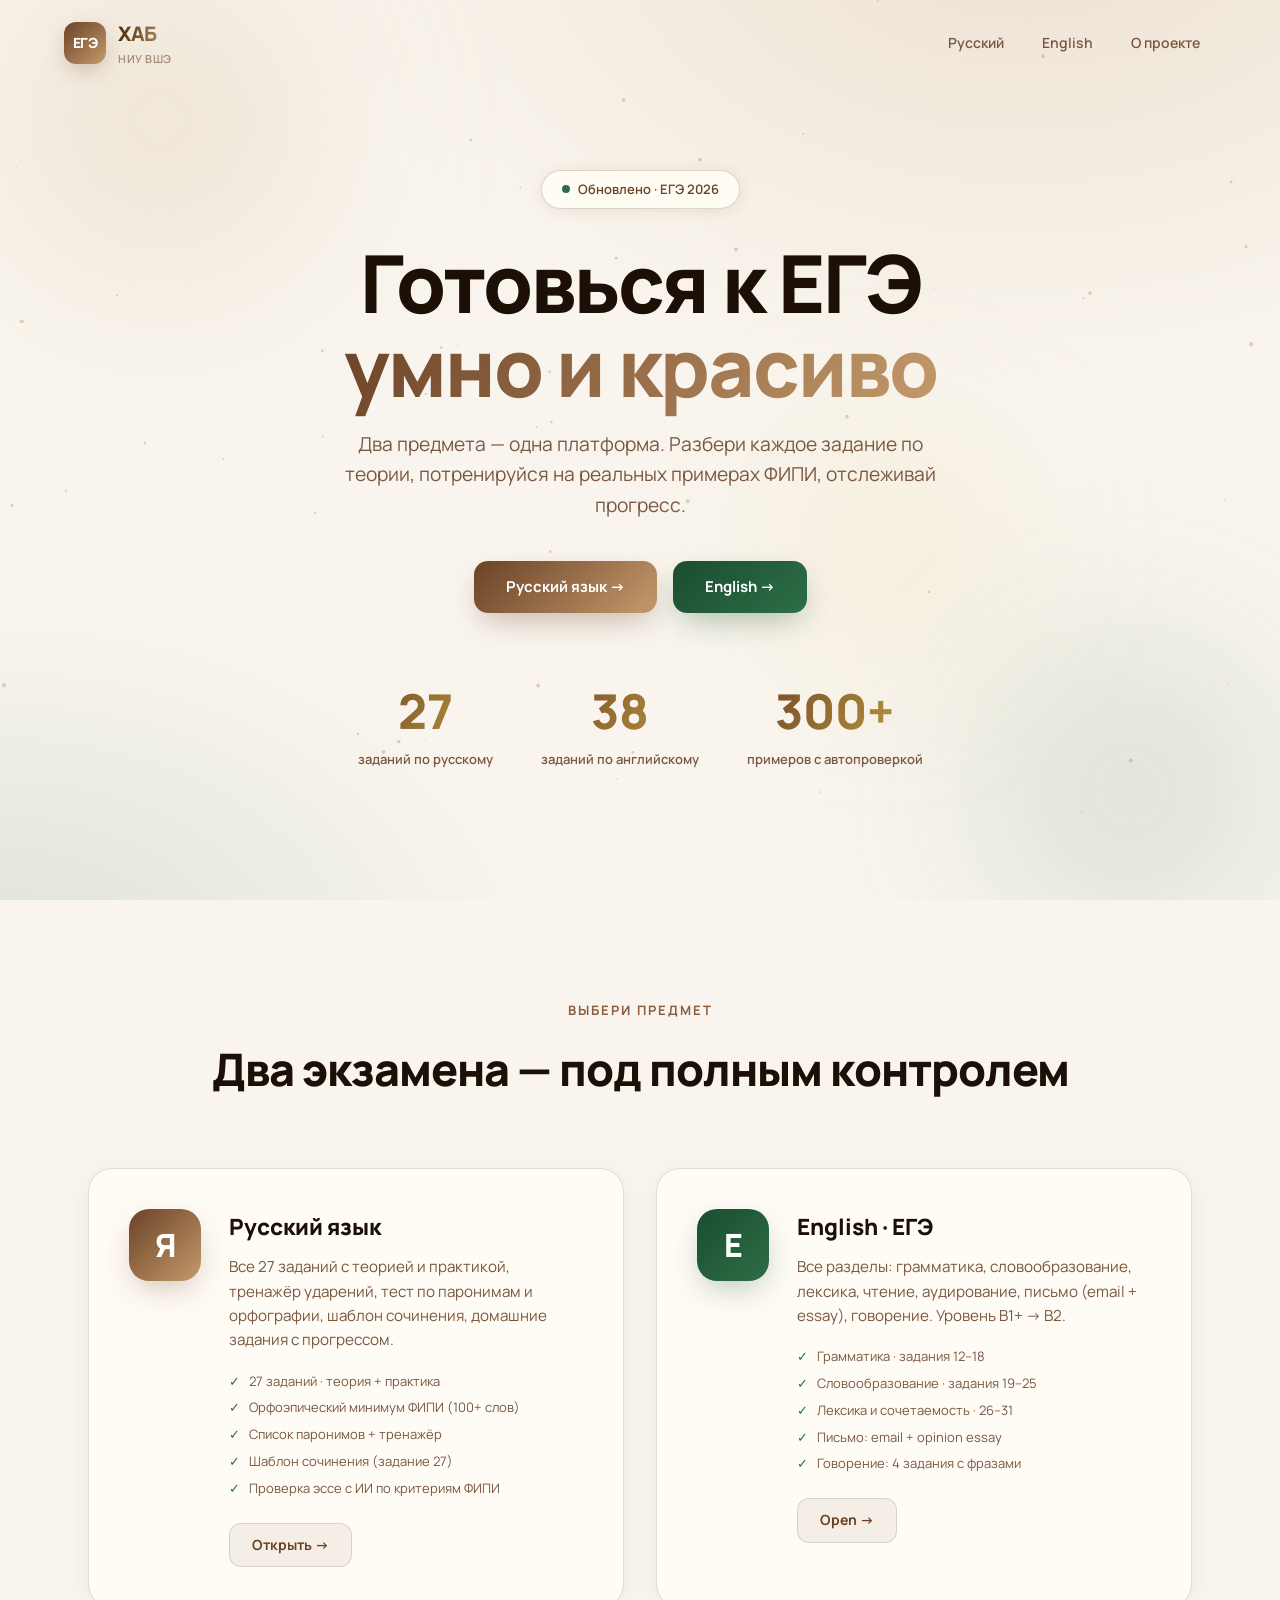
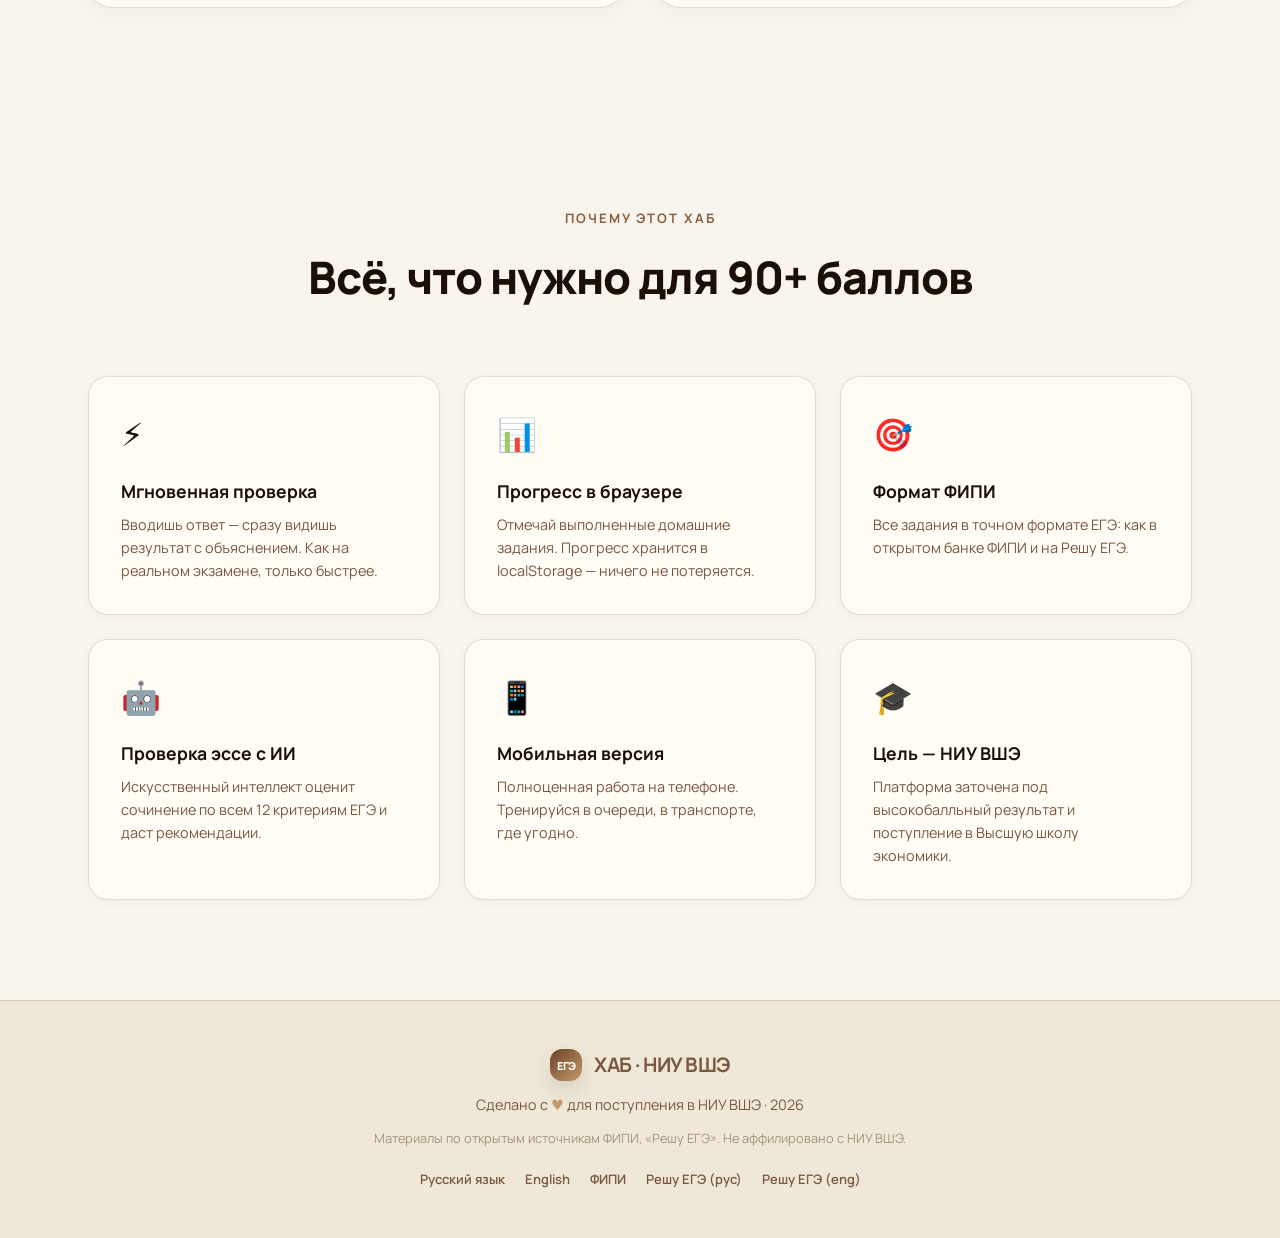
<file: index.html>
<!DOCTYPE html>
<html lang="ru">
<head>
  <meta charset="UTF-8" />
  <meta name="viewport" content="width=device-width, initial-scale=1.0" />
  <title>ЕГЭ-ХАБ · Русский + English · НИУ ВШЭ</title>
  <meta name="description" content="Объединённый хаб подготовки к ЕГЭ: русский язык (27 заданий) и английский язык (B1+→B2). Интерактивные тренажёры, автопроверка, домашние задания. Цель — НИУ ВШЭ." />
  <link rel="preconnect" href="https://fonts.googleapis.com" />
  <link rel="preconnect" href="https://fonts.gstatic.com" crossorigin />
  <link href="https://fonts.googleapis.com/css2?family=Manrope:wght@400;600;700;800;900&display=swap" rel="stylesheet" />
  <link rel="stylesheet" href="css/hub.css" />
  <link rel="icon" href="data:image/svg+xml,%3Csvg xmlns='http://www.w3.org/2000/svg' viewBox='0 0 32 32'%3E%3Ctext y='26' font-size='22'%3E%F0%9F%8E%93%3C/text%3E%3C/svg%3E" />
</head>
<body>
  <div class="bg-fx">
    <div class="orb o1"></div>
    <div class="orb o2"></div>
    <div class="orb o3"></div>
  </div>
  <canvas id="bg-c"></canvas>

  <header class="nav" id="nav">
    <a href="index.html" class="brand">
      <span class="brand-mark">ЕГЭ</span>
      <span class="brand-text">ХАБ <small>НИУ ВШЭ</small></span>
    </a>
    <nav class="nav-links">
      <a href="russian/index.html">Русский</a>
      <a href="english/index.html">English</a>
      <a href="#about">О проекте</a>
    </nav>
    <button class="burger" id="burger" aria-label="Меню"><span></span><span></span><span></span></button>
  </header>

  <section class="hero" id="top">
    <div class="badge"><span class="dot"></span> Обновлено · ЕГЭ 2026</div>
    <h1>Готовься к ЕГЭ<br><span class="grad">умно и красиво</span></h1>
    <p class="sub">Два предмета — одна платформа. Разбери каждое задание по теории, потренируйся на реальных примерах ФИПИ, отслеживай прогресс.</p>
    <div class="hero-cta">
      <a href="russian/index.html" class="btn btn-ru">Русский язык →</a>
      <a href="english/index.html" class="btn btn-en">English →</a>
    </div>
    <div class="hero-stats">
      <div class="stat"><div class="num" data-to="27">0</div><div class="lbl">заданий по русскому</div></div>
      <div class="stat"><div class="num" data-to="38">0</div><div class="lbl">заданий по английскому</div></div>
      <div class="stat"><div class="num" data-to="300" data-suffix="+">0</div><div class="lbl">примеров с автопроверкой</div></div>
    </div>
  </section>

  <section class="subjects">
    <div class="wrap">
      <div class="sec-head reveal">
        <div class="kicker">Выбери предмет</div>
        <h2>Два экзамена — под полным контролем</h2>
      </div>
      <div class="subject-cards">

        <a href="russian/index.html" class="subj-card ru-card reveal">
          <div class="subj-icon">Я</div>
          <div class="subj-info">
            <h3>Русский язык</h3>
            <p>Все 27 заданий с теорией и практикой, тренажёр ударений, тест по паронимам и орфографии, шаблон сочинения, домашние задания с прогрессом.</p>
            <ul class="feat-list">
              <li>27 заданий · теория + практика</li>
              <li>Орфоэпический минимум ФИПИ (100+ слов)</li>
              <li>Список паронимов + тренажёр</li>
              <li>Шаблон сочинения (задание 27)</li>
              <li>Проверка эссе с ИИ по критериям ФИПИ</li>
            </ul>
            <span class="go-btn">Открыть →</span>
          </div>
        </a>

        <a href="english/index.html" class="subj-card en-card reveal">
          <div class="subj-icon">E</div>
          <div class="subj-info">
            <h3>English · ЕГЭ</h3>
            <p>Все разделы: грамматика, словообразование, лексика, чтение, аудирование, письмо (email + essay), говорение. Уровень B1+ → B2.</p>
            <ul class="feat-list">
              <li>Грамматика · задания 12–18</li>
              <li>Словообразование · задания 19–25</li>
              <li>Лексика и сочетаемость · 26–31</li>
              <li>Письмо: email + opinion essay</li>
              <li>Говорение: 4 задания с фразами</li>
            </ul>
            <span class="go-btn">Open →</span>
          </div>
        </a>

      </div>
    </div>
  </section>

  <section class="features" id="about">
    <div class="wrap">
      <div class="sec-head reveal">
        <div class="kicker">Почему этот хаб</div>
        <h2>Всё, что нужно для 90+ баллов</h2>
      </div>
      <div class="feat-grid">
        <div class="feat reveal">
          <div class="feat-ico">⚡</div>
          <h3>Мгновенная проверка</h3>
          <p>Вводишь ответ — сразу видишь результат с объяснением. Как на реальном экзамене, только быстрее.</p>
        </div>
        <div class="feat reveal">
          <div class="feat-ico">📊</div>
          <h3>Прогресс в браузере</h3>
          <p>Отмечай выполненные домашние задания. Прогресс хранится в localStorage — ничего не потеряется.</p>
        </div>
        <div class="feat reveal">
          <div class="feat-ico">🎯</div>
          <h3>Формат ФИПИ</h3>
          <p>Все задания в точном формате ЕГЭ: как в открытом банке ФИПИ и на Решу ЕГЭ.</p>
        </div>
        <div class="feat reveal">
          <div class="feat-ico">🤖</div>
          <h3>Проверка эссе с ИИ</h3>
          <p>Искусственный интеллект оценит сочинение по всем 12 критериям ЕГЭ и даст рекомендации.</p>
        </div>
        <div class="feat reveal">
          <div class="feat-ico">📱</div>
          <h3>Мобильная версия</h3>
          <p>Полноценная работа на телефоне. Тренируйся в очереди, в транспорте, где угодно.</p>
        </div>
        <div class="feat reveal">
          <div class="feat-ico">🎓</div>
          <h3>Цель — НИУ ВШЭ</h3>
          <p>Платформа заточена под высокобалльный результат и поступление в Высшую школу экономики.</p>
        </div>
      </div>
    </div>
  </section>

  <footer>
    <div class="brand">
      <span class="brand-mark sm">ЕГЭ</span>
      <span style="font-weight:700;color:var(--muted)">ХАБ · НИУ ВШЭ</span>
    </div>
    <p>Сделано с <span style="color:var(--caramel)">♥</span> для поступления в НИУ ВШЭ · <span id="yr"></span></p>
    <p class="muted">Материалы по открытым источникам ФИПИ, «Решу ЕГЭ». Не аффилировано с НИУ ВШЭ.</p>
    <div class="foot-links">
      <a href="russian/index.html">Русский язык</a>
      <a href="english/index.html">English</a>
      <a href="https://fipi.ru/ege" target="_blank" rel="noopener">ФИПИ</a>
      <a href="https://rus-ege.sdamgia.ru/" target="_blank" rel="noopener">Решу ЕГЭ (рус)</a>
      <a href="https://en-ege.sdamgia.ru/" target="_blank" rel="noopener">Решу ЕГЭ (eng)</a>
    </div>
  </footer>

  <script>
    document.getElementById('yr').textContent = new Date().getFullYear();
    const io = new IntersectionObserver(es => es.forEach(e => {
      if (e.isIntersecting) { e.target.classList.add('in'); io.unobserve(e.target); }
    }), { threshold: 0.1 });
    document.querySelectorAll('.reveal').forEach(el => io.observe(el));

    function animCount(el) {
      const to = +el.dataset.to, suf = el.dataset.suffix || '';
      let s = 0; const dur = 1400, step = 16;
      const t = setInterval(() => {
        s = Math.min(s + dur / step, dur);
        el.textContent = Math.round(to * (s / dur)) + (s >= dur ? suf : '');
        if (s >= dur) clearInterval(t);
      }, step);
    }
    const cio = new IntersectionObserver(es => es.forEach(e => {
      if (e.isIntersecting) { animCount(e.target); cio.unobserve(e.target); }
    }));
    document.querySelectorAll('[data-to]').forEach(el => cio.observe(el));

    (function particles() {
      const c = document.getElementById('bg-c'), x = c.getContext('2d');
      let w, h, pts = [];
      function size() {
        w = c.width = innerWidth; h = c.height = innerHeight;
        const n = Math.min(55, Math.floor(w * h / 22000));
        pts = Array.from({ length: n }, () => ({
          x: Math.random() * w, y: Math.random() * h,
          vx: (Math.random() - .5) * .3, vy: (Math.random() - .5) * .3,
          r: Math.random() * 1.5 + .5
        }));
      }
      size(); addEventListener('resize', size);
      function loop() {
        x.clearRect(0, 0, w, h);
        for (const p of pts) {
          p.x += p.vx; p.y += p.vy;
          if (p.x < 0 || p.x > w) p.vx *= -1;
          if (p.y < 0 || p.y > h) p.vy *= -1;
          x.beginPath(); x.arc(p.x, p.y, p.r, 0, 7);
          x.fillStyle = 'rgba(196,154,108,.45)'; x.fill();
        }
        requestAnimationFrame(loop);
      } loop();
    })();

    document.getElementById('burger').onclick = () =>
      document.querySelector('.nav-links').classList.toggle('open');
    window.addEventListener('scroll', () => {
      document.getElementById('nav').classList.toggle('scrolled', scrollY > 40);
    });

    /* card hover parallax */
    document.querySelectorAll('.subj-card').forEach(card => {
      card.addEventListener('mousemove', e => {
        const r = card.getBoundingClientRect();
        card.style.setProperty('--mx', `${e.clientX - r.left}px`);
        card.style.setProperty('--my', `${e.clientY - r.top}px`);
      });
    });
  </script>
</body>
</html>
</file>
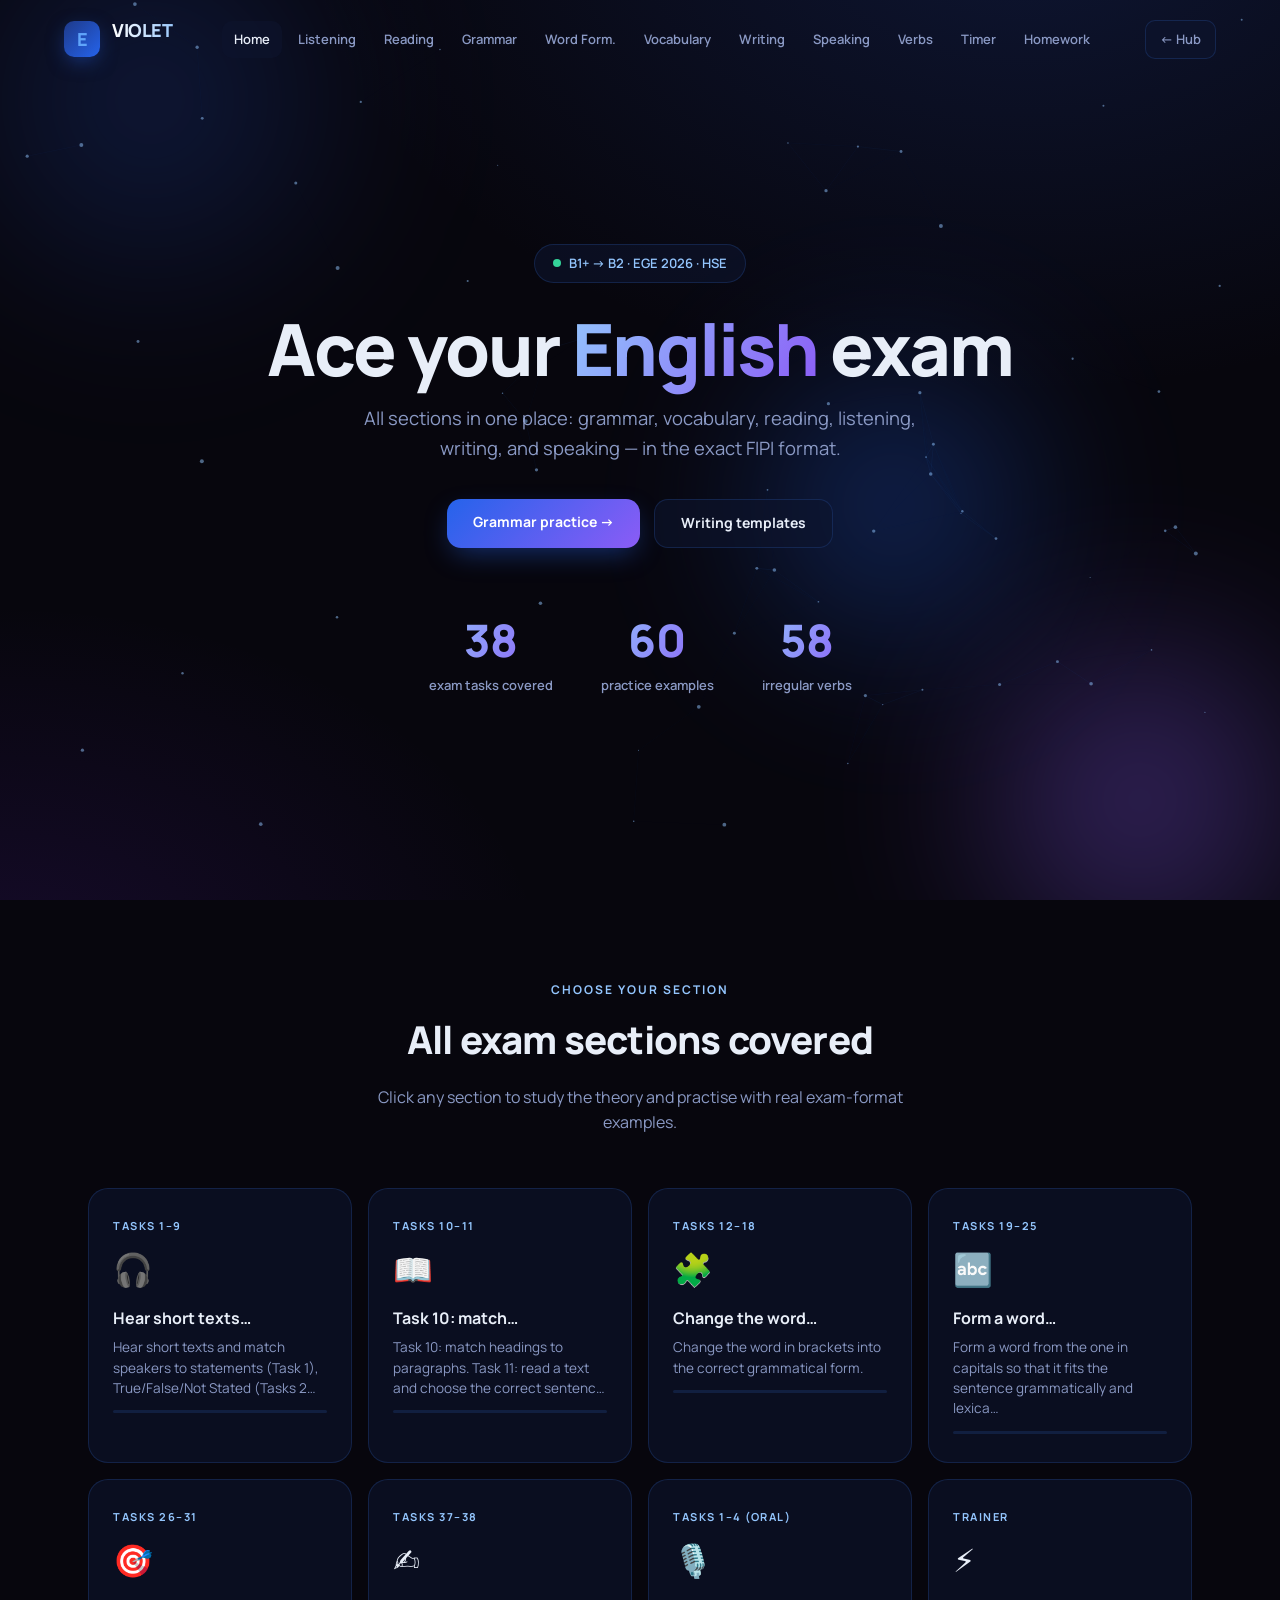
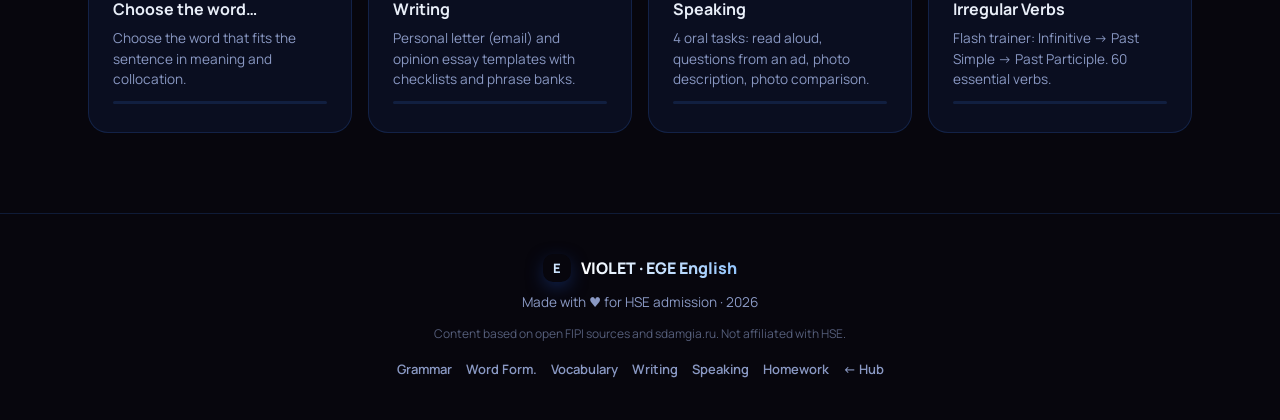
<file: english/index.html>
<!DOCTYPE html>
<html lang="en">
<head>
  <meta charset="UTF-8" />
  <meta name="viewport" content="width=device-width, initial-scale=1.0" />
  <title>ENGLISH · EGE Hub — HSE</title>
  <meta name="description" content="EGE English platform: grammar (tasks 12–18), word formation (19–25), vocabulary (26–31), reading, listening, writing templates (email + essay), speaking tasks. B1+→B2, HSE." />
  <link rel="preconnect" href="https://fonts.googleapis.com" />
  <link rel="preconnect" href="https://fonts.gstatic.com" crossorigin />
  <link href="https://fonts.googleapis.com/css2?family=Manrope:wght@400;600;700;800;900&display=swap" rel="stylesheet" />
  <link rel="stylesheet" href="css/style.css" />
  <link rel="icon" href="data:image/svg+xml,%3Csvg xmlns='http://www.w3.org/2000/svg' viewBox='0 0 32 32'%3E%3Ctext y='26' font-size='22'%3E🇬🇧%3C/text%3E%3C/svg%3E" />
</head>
<body>
  <div class="bg-fx"><div class="orb o1"></div><div class="orb o2"></div><div class="orb o3"></div></div>
  <canvas id="bg-c"></canvas>

  <header class="nav" id="nav">
    <a href="#/" class="brand">
      <span class="brand-mark">E</span>
      <span class="brand-text">VIOLET <small>EGE English</small></span>
    </a>
    <nav class="nav-links" id="nav-links"></nav>
    <div class="nav-right">
      <a href="../index.html" class="hub-link">← Hub</a>
      <button class="burger" id="burger" aria-label="Menu"><span></span><span></span><span></span></button>
    </div>
  </header>

  <main id="app"></main>

  <footer>
    <div class="foot-brand">
      <span class="brand-mark">E</span>
      <span>VIOLET · EGE English</span>
    </div>
    <p>Made with ♥ for HSE admission · <span id="year"></span></p>
    <p style="font-size:12px;opacity:.6">Content based on open FIPI sources and sdamgia.ru. Not affiliated with HSE.</p>
    <div class="foot-links">
      <a href="#/grammar">Grammar</a>
      <a href="#/wordform">Word Form.</a>
      <a href="#/vocab">Vocabulary</a>
      <a href="#/writing">Writing</a>
      <a href="#/speaking">Speaking</a>
      <a href="#/homework">Homework</a>
      <a href="../index.html">← Hub</a>
    </div>
  </footer>

  <script src="js/data.js"></script>
  <script src="js/app.js"></script>
</body>
</html>
</file>
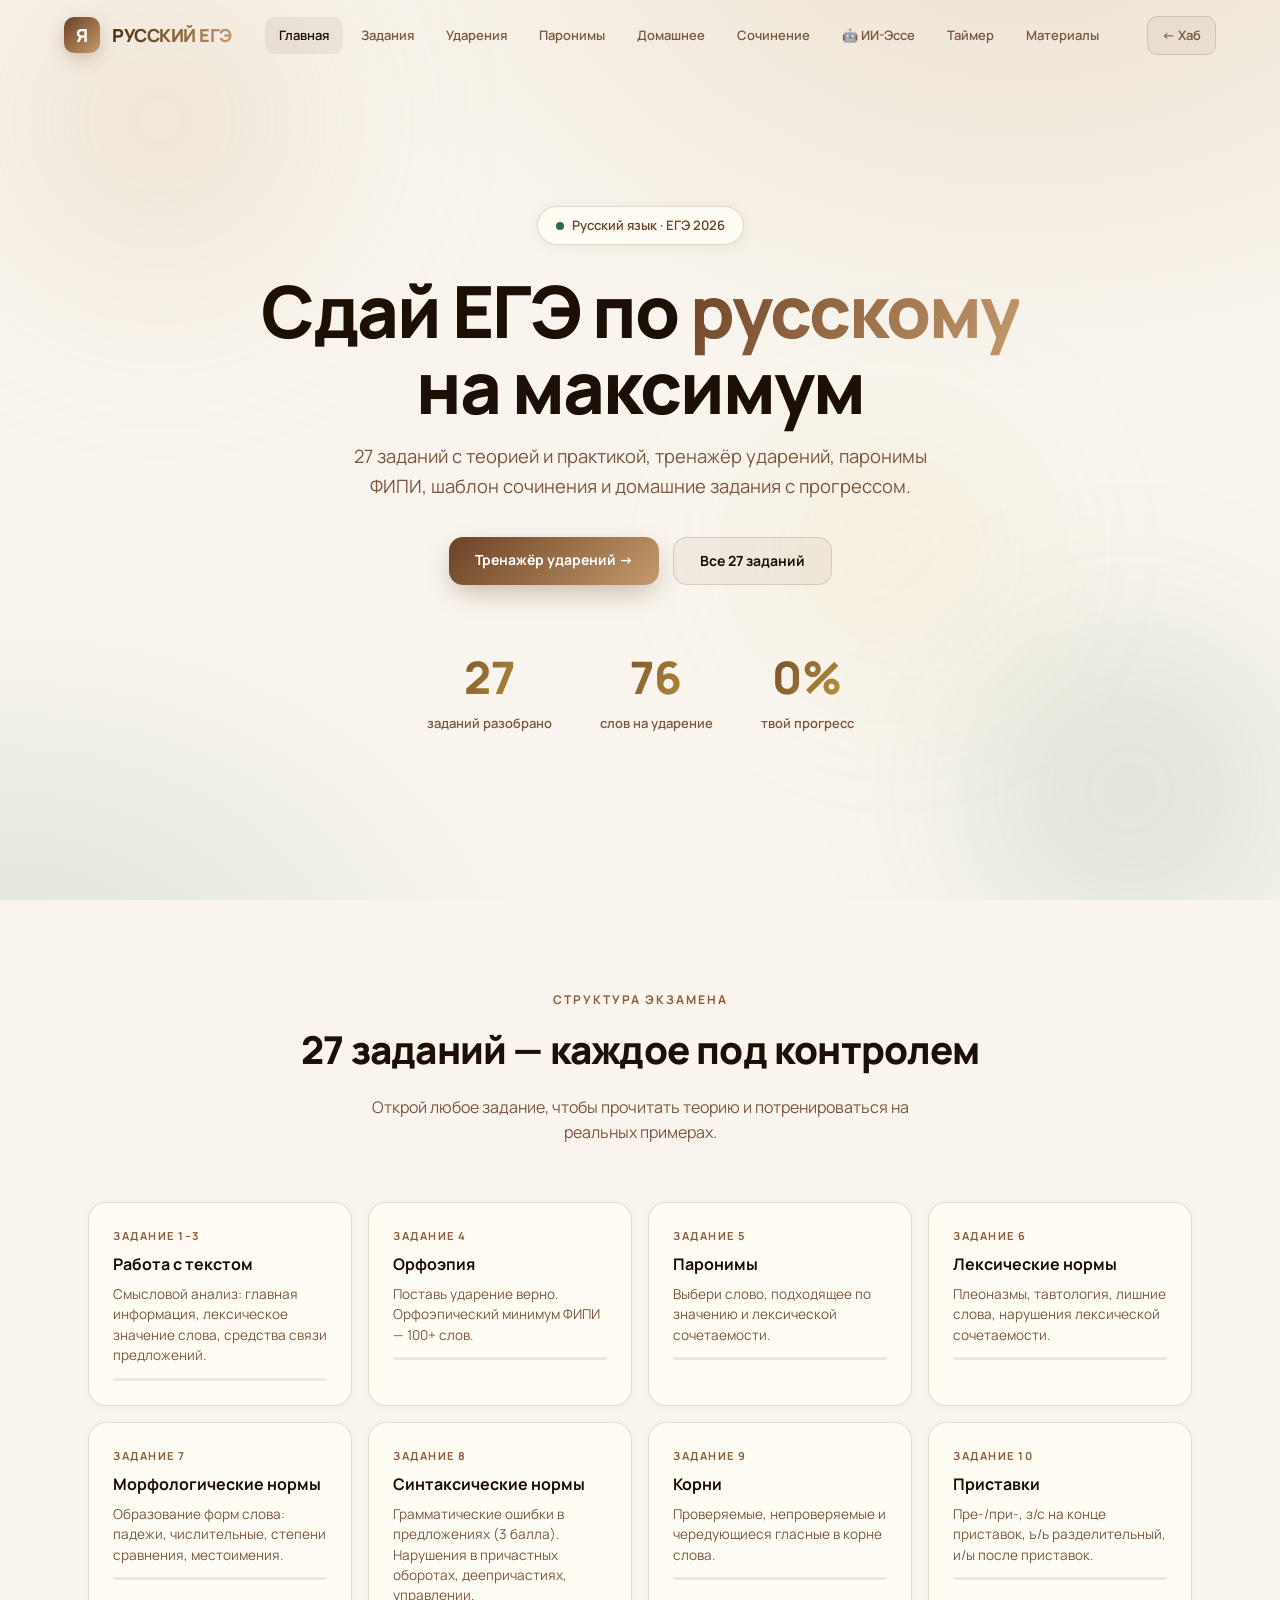
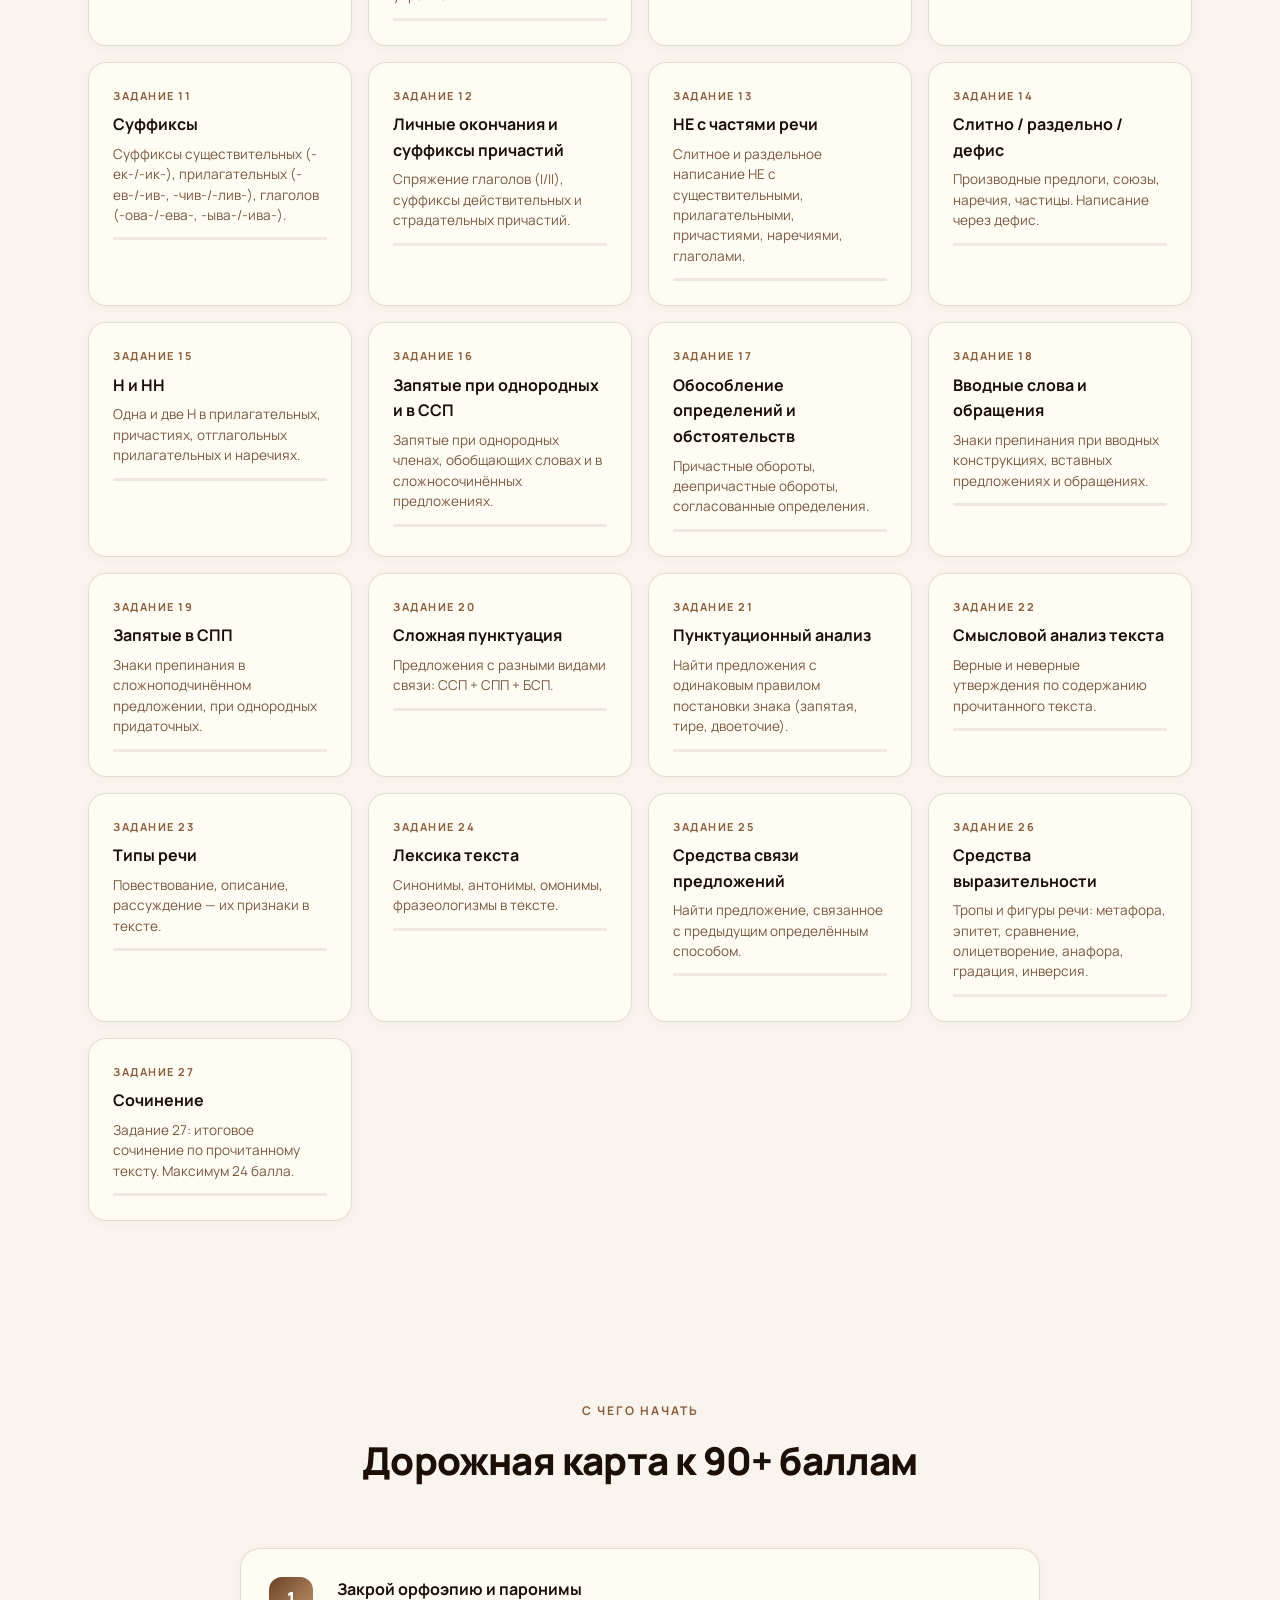
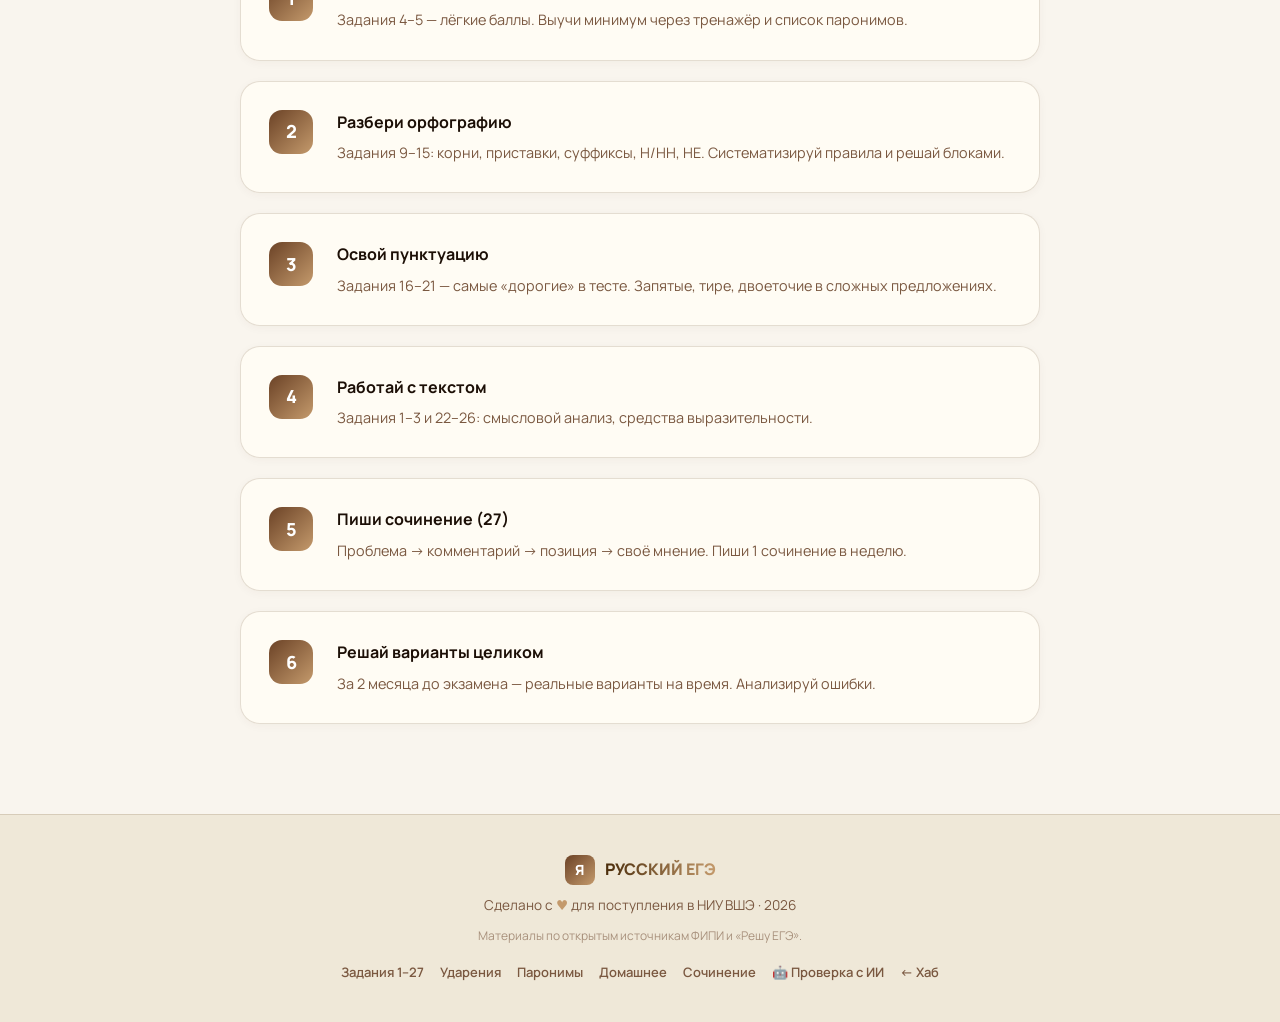
<file: russian/index.html>
<!DOCTYPE html>
<html lang="ru">
<head>
  <meta charset="UTF-8" />
  <meta name="viewport" content="width=device-width, initial-scale=1.0" />
  <title>РУССКИЙ · ЕГЭ-Хаб — НИУ ВШЭ</title>
  <meta name="description" content="Подготовка к ЕГЭ по русскому: 27 заданий с теорией и практикой, тренажёр ударений (100+ слов), паронимы ФИПИ, шаблон сочинения, проверка эссе с ИИ. Цель — 90+ баллов, НИУ ВШЭ." />
  <link rel="preconnect" href="https://fonts.googleapis.com" />
  <link rel="preconnect" href="https://fonts.gstatic.com" crossorigin />
  <link href="https://fonts.googleapis.com/css2?family=Manrope:wght@400;600;700;800;900&display=swap" rel="stylesheet" />
  <link rel="stylesheet" href="css/style.css" />
  <link rel="icon" href="data:image/svg+xml,%3Csvg xmlns='http://www.w3.org/2000/svg' viewBox='0 0 32 32'%3E%3Ctext y='26' font-size='26'%3E%D0%AF%3C/text%3E%3C/svg%3E" />
</head>
<body>
  <div class="bg-fx"><div class="orb o1"></div><div class="orb o2"></div><div class="orb o3"></div></div>

  <header class="nav" id="nav">
    <a href="#/" class="logo"><span class="mark">Я</span><span>РУССКИЙ ЕГЭ</span></a>
    <nav class="nav-links" id="nav-links"></nav>
    <div class="nav-right">
      <a href="../index.html" class="hub-link">← Хаб</a>
      <button class="burger" id="burger" aria-label="Меню"><span></span><span></span><span></span></button>
    </div>
  </header>

  <main id="app"></main>

  <footer>
    <div class="foot-logo"><span class="mark">Я</span><span>РУССКИЙ ЕГЭ</span></div>
    <p>Сделано с <span class="heart">♥</span> для поступления в НИУ ВШЭ · <span id="year"></span></p>
    <p style="font-size:12px;opacity:.6">Материалы по открытым источникам ФИПИ и «Решу ЕГЭ».</p>
    <div class="foot-links">
      <a href="#/tasks">Задания 1–27</a>
      <a href="#/stress">Ударения</a>
      <a href="#/paronims">Паронимы</a>
      <a href="#/homework">Домашнее</a>
      <a href="#/essay">Сочинение</a>
      <a href="#/ai-essay">🤖 Проверка с ИИ</a>
      <a href="../index.html">← Хаб</a>
    </div>
  </footer>

  <script src="js/data-tasks.js"></script>
  <script src="js/data-stress.js"></script>
  <script src="js/data-homework.js"></script>
  <script src="js/data-extra.js"></script>
  <script src="js/app.js"></script>
</body>
</html>
</file>
<file: css/hub.css>
/* ============================================================
   ЕГЭ-ХАБ · Luxury · Beige / Brown / White / Green
   ============================================================ */

:root {
  --bg:          #F9F5EE;
  --bg-2:        #EFE8D8;
  --panel:       rgba(255,252,245,0.90);
  --panel-solid: #FFF8ED;
  --brown:       #4A2C0A;
  --brown-2:     #6B4226;
  --brown-3:     #8B5E3C;
  --caramel:     #C49A6C;
  --green:       #1B4D2E;
  --green-2:     #2D6E48;
  --green-3:     #4A9A68;
  --gold:        #8B6914;
  --gold-2:      #C4A040;
  --gold-bright: #DAB554;
  --pink:        #C49A6C;
  --text:        #1C0F06;
  --muted:       #7A5840;
  --line:        rgba(74,44,10,.15);
  --good:        #1B4D2E;
  --bad:         #7A1E1E;
  --r:           20px;
  --ease:        cubic-bezier(.16,1,.3,1);
}

*{margin:0;padding:0;box-sizing:border-box;}
html{scroll-behavior:smooth;}
body{
  font-family:"Manrope","Inter",system-ui,sans-serif;
  background:var(--bg);color:var(--text);
  overflow-x:hidden;line-height:1.6;
  -webkit-font-smoothing:antialiased;
}
::selection{background:var(--brown-2);color:#fff;}
a{color:inherit;text-decoration:none;}

/* ---- bg ---- */
.bg-fx{
  position:fixed;inset:0;z-index:-2;overflow:hidden;
  background:
    radial-gradient(1200px 800px at 80% -10%,rgba(196,154,108,.22),transparent 60%),
    radial-gradient(1000px 700px at 0% 110%,rgba(45,110,72,.14),transparent 55%),
    var(--bg);
}
.orb{
  position:absolute;border-radius:50%;filter:blur(80px);opacity:.35;
  animation:float 18s var(--ease) infinite alternate;
}
.orb.o1{
  width:520px;height:520px;top:-140px;left:-100px;
  background:radial-gradient(circle,rgba(196,154,108,.65),transparent 70%);
}
.orb.o2{
  width:460px;height:460px;bottom:-120px;right:-80px;
  background:radial-gradient(circle,rgba(45,110,72,.55),transparent 70%);
  animation-delay:-6s;
}
.orb.o3{
  width:380px;height:380px;top:40%;left:55%;
  background:radial-gradient(circle,rgba(218,181,84,.45),transparent 70%);
  animation-delay:-11s;
}
@keyframes float{0%{transform:translate(0,0) scale(1);}100%{transform:translate(60px,-50px) scale(1.18);}}
#bg-c{position:fixed;inset:0;z-index:-1;pointer-events:none;}

/* ---- nav ---- */
.nav{
  position:fixed;top:0;left:0;right:0;z-index:100;
  display:flex;align-items:center;justify-content:space-between;
  padding:18px clamp(20px,5vw,64px);transition:all .4s var(--ease);
}
.nav.scrolled{
  padding:12px clamp(20px,5vw,64px);
  background:rgba(249,245,238,.94);backdrop-filter:blur(18px);
  border-bottom:1px solid var(--line);
  box-shadow:0 2px 20px rgba(74,44,10,.07);
}
.brand{display:flex;align-items:center;gap:12px;font-weight:800;font-size:20px;letter-spacing:-.5px;}
.brand-mark{
  width:42px;height:42px;border-radius:12px;display:grid;place-items:center;
  font-size:14px;font-weight:900;letter-spacing:-.5px;color:#fff;
  background:linear-gradient(135deg,var(--brown-2),var(--caramel));
  box-shadow:0 8px 24px -6px rgba(107,66,38,.4);
  animation:pulse 4s ease-in-out infinite;
}
.brand-mark.sm{width:32px;height:32px;font-size:11px;}
@keyframes pulse{50%{box-shadow:0 8px 36px -2px rgba(196,154,108,.55);}}
.brand-text{
  background:linear-gradient(90deg,var(--brown),var(--caramel));
  -webkit-background-clip:text;background-clip:text;color:transparent;
}
.brand-text small{display:block;font-size:11px;font-weight:600;opacity:.65;letter-spacing:.5px;color:var(--muted);-webkit-text-fill-color:var(--muted);}
.nav-links{display:flex;gap:6px;align-items:center;}
.nav-links a{
  color:var(--muted);font-size:14px;font-weight:600;
  padding:9px 16px;border-radius:12px;transition:all .3s var(--ease);
}
.nav-links a:hover{color:var(--text);background:rgba(107,66,38,.08);}
.nav-links.open{display:flex;}
.burger{display:none;flex-direction:column;gap:5px;cursor:pointer;background:none;border:0;}
.burger span{width:26px;height:2px;background:var(--text);border-radius:2px;transition:.3s;}

/* ---- hero ---- */
.hero{
  min-height:100vh;display:flex;flex-direction:column;
  align-items:center;justify-content:center;text-align:center;
  padding:100px clamp(20px,5vw,80px) 60px;
}
.badge{
  display:inline-flex;align-items:center;gap:8px;
  padding:8px 20px;border-radius:999px;
  background:rgba(255,252,245,.95);border:1px solid rgba(107,66,38,.22);
  font-size:13px;font-weight:600;color:var(--brown-2);
  margin-bottom:32px;
  box-shadow:0 2px 14px rgba(107,66,38,.1);
}
.dot{
  width:8px;height:8px;border-radius:50%;background:var(--green-2);
  animation:blink 2s infinite;
}
@keyframes blink{0%,100%{opacity:1;}50%{opacity:.3;}}
h1{
  font-size:clamp(2.4rem,7vw,5rem);font-weight:900;letter-spacing:-2px;line-height:1.05;
  margin-bottom:20px;color:var(--text);
}
.grad{
  background:linear-gradient(120deg,var(--brown-2),var(--caramel));
  -webkit-background-clip:text;background-clip:text;color:transparent;
}
.sub{font-size:clamp(1rem,2.2vw,1.2rem);color:var(--muted);max-width:620px;margin-bottom:40px;}
.hero-cta{display:flex;gap:16px;flex-wrap:wrap;justify-content:center;margin-bottom:60px;}

.btn{
  padding:14px 32px;border-radius:14px;font-weight:700;font-size:15px;
  cursor:pointer;border:0;transition:all .3s var(--ease);text-decoration:none;display:inline-block;
}
.btn-ru{
  background:linear-gradient(135deg,var(--brown-2),var(--caramel));
  color:#fff;box-shadow:0 12px 32px -8px rgba(107,66,38,.4);
}
.btn-ru:hover{transform:translateY(-2px);box-shadow:0 16px 40px -6px rgba(107,66,38,.6);}
.btn-en{
  background:linear-gradient(135deg,var(--green),var(--green-2));
  color:#fff;box-shadow:0 12px 32px -8px rgba(27,77,46,.38);
}
.btn-en:hover{transform:translateY(-2px);box-shadow:0 16px 40px -6px rgba(27,77,46,.6);}

.hero-stats{display:flex;gap:48px;flex-wrap:wrap;justify-content:center;}
.stat{text-align:center;}
.stat .num{
  font-size:clamp(2rem,5vw,3rem);font-weight:900;
  background:linear-gradient(120deg,var(--brown-2),var(--gold-2));
  -webkit-background-clip:text;background-clip:text;color:transparent;
}
.stat .lbl{font-size:13px;color:var(--muted);font-weight:600;}

/* ---- sections ---- */
.wrap{max-width:1200px;margin:0 auto;padding:0 clamp(20px,5vw,48px);}
section{padding:100px 0;}
.sec-head{text-align:center;margin-bottom:64px;}
.kicker{
  font-size:13px;font-weight:700;letter-spacing:2px;text-transform:uppercase;
  color:var(--brown-3);margin-bottom:12px;
}
h2{font-size:clamp(1.8rem,4vw,2.8rem);font-weight:800;letter-spacing:-1px;margin-bottom:16px;color:var(--text);}
.sec-head p{color:var(--muted);font-size:clamp(.95rem,1.8vw,1.1rem);max-width:560px;margin:0 auto;}

/* ---- subject cards ---- */
.subject-cards{display:grid;grid-template-columns:1fr 1fr;gap:32px;}
.subj-card{
  display:flex;gap:28px;padding:40px;border-radius:24px;
  border:1px solid var(--line);background:var(--panel);
  backdrop-filter:blur(12px);
  transition:all .4s var(--ease);position:relative;overflow:hidden;
  box-shadow:0 4px 24px rgba(74,44,10,.06);
}
.subj-card::before{
  content:'';position:absolute;inset:0;
  background:radial-gradient(600px at var(--mx,50%) var(--my,50%),rgba(196,154,108,.1),transparent 60%);
  opacity:0;transition:opacity .4s;
}
.subj-card:hover::before{opacity:1;}
.subj-card:hover{
  transform:translateY(-4px);border-color:rgba(107,66,38,.28);
  box-shadow:0 24px 60px -20px rgba(107,66,38,.18);
}
.ru-card .subj-icon{
  flex-shrink:0;width:72px;height:72px;border-radius:20px;
  background:linear-gradient(135deg,var(--brown-2),var(--caramel));
  display:grid;place-items:center;font-size:32px;font-weight:900;color:#fff;
  box-shadow:0 12px 32px -8px rgba(107,66,38,.35);
}
.en-card .subj-icon{
  flex-shrink:0;width:72px;height:72px;border-radius:20px;
  background:linear-gradient(135deg,var(--green),var(--green-2));
  display:grid;place-items:center;font-size:32px;font-weight:900;color:#fff;
  box-shadow:0 12px 32px -8px rgba(27,77,46,.35);
}
.subj-info h3{font-size:1.4rem;font-weight:800;margin-bottom:10px;color:var(--text);}
.subj-info p{color:var(--muted);font-size:.95rem;margin-bottom:18px;line-height:1.6;}
.feat-list{list-style:none;display:flex;flex-direction:column;gap:6px;margin-bottom:24px;}
.feat-list li{font-size:13px;color:var(--muted);padding-left:20px;position:relative;}
.feat-list li::before{content:'✓';position:absolute;left:0;color:var(--green-2);font-weight:700;}
.go-btn{
  display:inline-block;padding:10px 22px;border-radius:12px;
  background:rgba(107,66,38,.07);border:1px solid var(--line);
  font-size:14px;font-weight:700;color:var(--brown-2);
  transition:all .3s var(--ease);
}
.subj-card:hover .go-btn{background:var(--brown-2);color:#fff;border-color:var(--brown-2);}

/* ---- features ---- */
.feat-grid{display:grid;grid-template-columns:repeat(auto-fill,minmax(280px,1fr));gap:24px;}
.feat{
  padding:32px;border-radius:20px;
  background:var(--panel);border:1px solid var(--line);
  transition:all .3s var(--ease);
  box-shadow:0 2px 12px rgba(74,44,10,.04);
}
.feat:hover{border-color:rgba(107,66,38,.28);transform:translateY(-3px);box-shadow:0 12px 32px rgba(74,44,10,.10);}
.feat-ico{font-size:2rem;margin-bottom:16px;}
.feat h3{font-size:1.1rem;font-weight:700;margin-bottom:8px;color:var(--text);}
.feat p{color:var(--muted);font-size:.9rem;line-height:1.6;}

/* ---- footer ---- */
footer{
  text-align:center;padding:48px clamp(20px,5vw,48px);
  border-top:1px solid var(--line);
  display:flex;flex-direction:column;align-items:center;gap:12px;
  background:var(--bg-2);
}
footer p{color:var(--muted);font-size:.9rem;}
.muted{opacity:.6;font-size:.8rem !important;}
.foot-links{display:flex;gap:20px;flex-wrap:wrap;justify-content:center;margin-top:8px;}
.foot-links a{color:var(--muted);font-size:13px;font-weight:600;transition:color .2s;}
.foot-links a:hover{color:var(--brown-2);}

/* ---- reveal ---- */
.reveal{opacity:0;transform:translateY(28px);transition:opacity .7s var(--ease),transform .7s var(--ease);}
.reveal.in{opacity:1;transform:none;}

/* ---- responsive ---- */
@media(max-width:900px){
  .subject-cards{grid-template-columns:1fr;}
  .subj-card{flex-direction:column;}
}
@media(max-width:600px){
  .nav-links{
    display:none;position:fixed;top:70px;left:0;right:0;
    flex-direction:column;background:rgba(249,245,238,.97);
    backdrop-filter:blur(18px);padding:20px;gap:8px;
    border-bottom:1px solid var(--line);
  }
  .nav-links.open{display:flex;}
  .burger{display:flex;}
  .hero-stats{gap:24px;}
}
</file>
<file: english/css/style.css>
/* ============================================================
   ENGLISH ЕГЭ · чёрно-фиолетовая платформа (синий акцент)
   ============================================================ */

:root {
  --bg:    #07060d;
  --bg-2:  #0a0d1a;
  --panel: rgba(14,20,45,.6);
  --panel-solid: #0d1128;
  --blue:  #3b82f6;
  --blue-2:#60a5fa;
  --blue-bright:#93c5fd;
  --violet:#8b5cf6;
  --pink:  #d946ef;
  --text:  #e8eef8;
  --muted: #8a99c4;
  --line:  rgba(59,130,246,.18);
  --good:  #34d399;
  --bad:   #fb7185;
  --warn:  #f59e0b;
  --r:     20px;
  --ease:  cubic-bezier(.16,1,.3,1);
}

*{margin:0;padding:0;box-sizing:border-box;}
html{scroll-behavior:smooth;}
body{font-family:"Manrope","Inter",system-ui,sans-serif;
  background:var(--bg);color:var(--text);overflow-x:hidden;
  line-height:1.6;-webkit-font-smoothing:antialiased;}
::selection{background:var(--blue);color:#fff;}
a{color:inherit;text-decoration:none;}
input,textarea,select,button{font-family:inherit;}

/* ---- bg ---- */
.bg-fx{position:fixed;inset:0;z-index:-2;overflow:hidden;
  background:
    radial-gradient(1200px 800px at 80% -10%,rgba(30,58,138,.3),transparent 60%),
    radial-gradient(1000px 700px at 0% 110%,rgba(109,40,217,.15),transparent 55%),
    var(--bg);}
.orb{position:absolute;border-radius:50%;filter:blur(80px);opacity:.45;
  animation:float 20s var(--ease) infinite alternate;}
.orb.o1{width:500px;height:500px;top:-150px;left:-100px;
  background:radial-gradient(circle,#1e3a8a,transparent 70%);}
.orb.o2{width:440px;height:440px;bottom:-120px;right:-80px;
  background:radial-gradient(circle,var(--violet),transparent 70%);animation-delay:-7s;}
.orb.o3{width:380px;height:380px;top:35%;left:55%;
  background:radial-gradient(circle,#2563eb,transparent 70%);animation-delay:-13s;}
@keyframes float{0%{transform:translate(0,0) scale(1);}100%{transform:translate(50px,-60px) scale(1.15);}}
#bg-c{position:fixed;inset:0;z-index:-1;pointer-events:none;}

/* ---- nav ---- */
.nav{position:fixed;top:0;left:0;right:0;z-index:100;
  display:flex;align-items:center;justify-content:space-between;
  padding:16px clamp(20px,5vw,64px);transition:all .4s var(--ease);}
.nav.scrolled{padding:10px clamp(20px,5vw,64px);
  background:rgba(7,6,13,.82);backdrop-filter:blur(18px);
  border-bottom:1px solid var(--line);}
.brand{display:flex;align-items:center;gap:12px;font-weight:800;font-size:18px;letter-spacing:-.5px;}
.brand-mark{width:36px;height:36px;border-radius:10px;display:grid;place-items:center;
  font-size:18px;font-weight:900;color:var(--blue-2);
  background:linear-gradient(135deg,#1e3a8a,#2563eb);
  box-shadow:0 6px 20px -4px rgba(37,99,235,.5);animation:pulse 4s ease-in-out infinite;}
@keyframes pulse{50%{box-shadow:0 8px 36px -2px rgba(37,99,235,.7);}}
.brand-text{background:linear-gradient(90deg,#fff,var(--blue-bright));
  -webkit-background-clip:text;background-clip:text;color:transparent;}
.brand-text small{display:block;font-size:11px;font-weight:600;opacity:.7;letter-spacing:.5px;}
.nav-links{display:flex;gap:4px;align-items:center;}
.nav-links a{color:var(--muted);font-size:13px;font-weight:600;
  padding:8px 12px;border-radius:10px;transition:all .3s var(--ease);white-space:nowrap;}
.nav-links a:hover,.nav-links a.active{color:var(--text);background:var(--panel);}
.nav-right{display:flex;align-items:center;gap:8px;}
.hub-link{padding:8px 14px;border-radius:10px;font-size:13px;font-weight:600;
  background:var(--panel);border:1px solid var(--line);color:var(--muted);
  transition:all .3s var(--ease);}
.hub-link:hover{color:var(--blue-bright);border-color:rgba(59,130,246,.4);}
.burger{display:none;flex-direction:column;gap:5px;cursor:pointer;background:none;border:0;}
.burger span{width:24px;height:2px;background:var(--text);border-radius:2px;}

/* ---- btns ---- */
.btn{padding:12px 26px;border-radius:14px;font-weight:700;font-size:14px;
  cursor:pointer;border:0;transition:all .3s var(--ease);text-decoration:none;display:inline-block;}
.btn-primary{background:linear-gradient(135deg,#2563eb,var(--violet));color:#fff;
  box-shadow:0 10px 28px -6px rgba(37,99,235,.45);}
.btn-primary:hover{transform:translateY(-2px);box-shadow:0 14px 36px -4px rgba(37,99,235,.65);}
.btn-primary:disabled{opacity:.4;cursor:not-allowed;transform:none;}
.btn-ghost{background:var(--panel);border:1px solid var(--line);color:var(--text);}
.btn-ghost:hover{border-color:rgba(59,130,246,.4);color:var(--blue-bright);}
.btn-sm{padding:8px 16px;font-size:13px;border-radius:10px;}

/* ---- hero ---- */
.hero{min-height:100vh;display:flex;flex-direction:column;align-items:center;
  justify-content:center;text-align:center;padding:100px clamp(20px,5vw,80px) 60px;}
.badge{display:inline-flex;align-items:center;gap:8px;padding:8px 18px;border-radius:999px;
  background:var(--panel);border:1px solid var(--line);font-size:13px;font-weight:600;
  color:var(--blue-bright);margin-bottom:28px;}
.dot{width:8px;height:8px;border-radius:50%;background:var(--good);animation:blink 2s infinite;}
@keyframes blink{0%,100%{opacity:1;}50%{opacity:.3;}}
h1{font-size:clamp(2.2rem,6vw,4.5rem);font-weight:900;letter-spacing:-2px;line-height:1.05;margin-bottom:18px;}
.grad{background:linear-gradient(120deg,var(--blue-bright),var(--violet));
  -webkit-background-clip:text;background-clip:text;color:transparent;}
.sub{font-size:clamp(.95rem,2vw,1.15rem);color:var(--muted);max-width:600px;margin-bottom:36px;}
.hero-cta{display:flex;gap:14px;flex-wrap:wrap;justify-content:center;margin-bottom:56px;}
.hero-stats{display:flex;gap:48px;flex-wrap:wrap;justify-content:center;}
.stat .num{font-size:clamp(1.8rem,4vw,2.8rem);font-weight:900;
  background:linear-gradient(120deg,var(--blue-bright),var(--violet));
  -webkit-background-clip:text;background-clip:text;color:transparent;}
.stat .lbl{font-size:13px;color:var(--muted);font-weight:600;}

/* ---- wrap / sec ---- */
.wrap{max-width:1200px;margin:0 auto;padding:0 clamp(20px,5vw,48px);}
section.sec{padding:80px 0;}
.sec-head{text-align:center;margin-bottom:52px;}
.kicker{font-size:12px;font-weight:700;letter-spacing:2px;text-transform:uppercase;
  color:var(--blue-bright);margin-bottom:10px;}
h2{font-size:clamp(1.6rem,3.5vw,2.4rem);font-weight:800;letter-spacing:-.8px;margin-bottom:14px;}
.sec-head p{color:var(--muted);font-size:clamp(.9rem,1.8vw,1rem);max-width:540px;margin:0 auto;}

/* ---- section cards (home) ---- */
.section-cards{display:grid;grid-template-columns:repeat(auto-fill,minmax(220px,1fr));gap:16px;}
.sec-card{
  padding:28px 24px;border-radius:20px;border:1px solid var(--line);
  background:var(--panel);cursor:pointer;
  transition:all .35s var(--ease);position:relative;overflow:hidden;
}
.sec-card::before{content:'';position:absolute;inset:0;
  background:radial-gradient(500px at var(--mx,50%) var(--my,50%),rgba(59,130,246,.12),transparent 60%);
  opacity:0;transition:opacity .3s;}
.sec-card:hover::before{opacity:1;}
.sec-card:hover{transform:translateY(-3px);border-color:rgba(59,130,246,.4);
  box-shadow:0 20px 50px -20px rgba(37,99,235,.3);}
.sc-tag{font-size:11px;font-weight:700;letter-spacing:1.5px;text-transform:uppercase;
  color:var(--blue-bright);margin-bottom:10px;display:block;}
.sc-icon{font-size:2rem;margin-bottom:10px;}
.sec-card h3{font-size:1rem;font-weight:700;margin-bottom:6px;}
.sec-card p{font-size:.85rem;color:var(--muted);line-height:1.5;}
.sc-bar{margin-top:12px;height:3px;border-radius:99px;background:rgba(59,130,246,.15);overflow:hidden;}
.sc-bar i{display:block;height:100%;border-radius:99px;
  background:linear-gradient(90deg,var(--blue),var(--violet));transition:width .5s var(--ease);}

/* ---- detail view ---- */
.view-wrap{padding-top:100px;min-height:100vh;}
.view-header{padding:56px clamp(20px,5vw,48px) 36px;max-width:900px;margin:0 auto;}
.view-header .back{display:inline-flex;align-items:center;gap:8px;
  color:var(--muted);font-size:14px;font-weight:600;cursor:pointer;
  border:none;background:none;padding:0;margin-bottom:24px;transition:color .2s;}
.view-header .back:hover{color:var(--blue-bright);}
.view-header h2{font-size:clamp(1.6rem,3.5vw,2.2rem);font-weight:800;letter-spacing:-.5px;margin-bottom:12px;}
.view-header p{color:var(--muted);font-size:1rem;line-height:1.7;max-width:680px;}
.view-body{max-width:900px;margin:0 auto;padding:0 clamp(20px,5vw,48px) 80px;}

/* ---- theory ---- */
.theory-block{background:var(--panel);border:1px solid var(--line);
  border-radius:20px;padding:28px;margin-bottom:24px;}
.theory-block h3{font-size:1rem;font-weight:700;margin-bottom:14px;
  display:flex;align-items:center;gap:10px;}
.theory-block ul{list-style:none;display:flex;flex-direction:column;gap:10px;}
.theory-block li{padding-left:22px;position:relative;font-size:.93rem;color:var(--muted);line-height:1.6;}
.theory-block li::before{content:'→';position:absolute;left:0;color:var(--blue-bright);}
.theory-block li strong{color:var(--text);}
.theory-block p{font-size:.93rem;color:var(--muted);line-height:1.7;}
.theory-block pre{white-space:pre-wrap;font-family:inherit;font-size:.9rem;
  color:var(--muted);line-height:1.7;background:rgba(0,0,0,.3);
  padding:18px;border-radius:12px;border:1px solid var(--line);}
.theory-block code{background:rgba(59,130,246,.15);padding:2px 6px;border-radius:6px;
  font-family:'JetBrains Mono','Fira Mono',monospace;font-size:.88rem;color:var(--blue-bright);}

/* ---- exercise cards ---- */
.ex-card{background:var(--panel);border:1px solid var(--line);border-radius:18px;
  padding:24px;margin-bottom:16px;transition:border-color .3s;}
.ex-card.correct{border-color:var(--good);}
.ex-card.wrong{border-color:var(--bad);}
.ex-num{font-size:11px;font-weight:700;letter-spacing:1.5px;text-transform:uppercase;
  color:var(--muted);margin-bottom:8px;}
.ex-stem{font-size:1rem;font-weight:600;line-height:1.6;margin-bottom:4px;}
.ex-word{display:inline-block;padding:3px 10px;border-radius:8px;
  background:rgba(59,130,246,.12);color:var(--blue-bright);font-weight:700;font-size:.9rem;margin-bottom:14px;}

/* fill */
.fill-wrap{display:flex;align-items:center;flex-wrap:wrap;gap:8px;margin-bottom:14px;}
.fill-pre,.fill-post{font-size:1rem;font-weight:600;}
.fill-inp{padding:9px 14px;border-radius:10px;border:1px solid var(--line);
  background:rgba(14,20,45,.7);color:var(--text);font-size:1rem;font-weight:600;
  min-width:120px;outline:none;transition:border-color .25s;}
.fill-inp:focus{border-color:var(--blue);}
.fill-inp.ok{border-color:var(--good);background:rgba(52,211,153,.08);}
.fill-inp.no{border-color:var(--bad);background:rgba(251,113,133,.08);}
.check-btn{padding:9px 18px;border-radius:10px;border:0;cursor:pointer;
  background:var(--blue);color:#fff;font-size:13px;font-weight:700;transition:all .25s;}
.check-btn:hover{background:#2563eb;}

/* choice */
.opts{display:flex;flex-direction:column;gap:8px;margin-bottom:14px;}
.opt{padding:11px 16px;border-radius:10px;border:1px solid var(--line);
  background:rgba(14,20,45,.4);cursor:pointer;font-size:.93rem;font-weight:600;
  transition:all .25s var(--ease);text-align:left;color:var(--text);}
.opt:hover:not(:disabled){border-color:rgba(59,130,246,.5);background:rgba(59,130,246,.1);}
.opt.sel-correct{border-color:var(--good);background:rgba(52,211,153,.12);color:var(--good);}
.opt.sel-wrong{border-color:var(--bad);background:rgba(251,113,133,.12);color:var(--bad);}
.opt.show-correct{border-color:var(--good);background:rgba(52,211,153,.07);}
.opt:disabled{cursor:not-allowed;}

/* reading gaps */
.reading-text{font-size:1rem;line-height:1.9;color:var(--text);margin-bottom:20px;
  padding:20px;background:rgba(0,0,0,.25);border-radius:12px;border:1px solid var(--line);}
.gap-label{display:inline-block;padding:2px 10px;border-radius:6px;
  background:rgba(59,130,246,.2);color:var(--blue-bright);font-weight:700;font-size:.9rem;}

/* explain */
.explain{display:none;padding:12px 16px;border-radius:10px;
  background:rgba(14,20,45,.8);border-left:3px solid var(--blue-bright);
  font-size:.88rem;color:var(--muted);line-height:1.6;margin-top:8px;}
.explain.show{display:block;}
.explain strong{color:var(--blue-bright);}

/* ---- progress bar ---- */
.pb-head{display:flex;justify-content:space-between;align-items:center;margin-bottom:18px;}
.pb-head h3{font-size:1rem;font-weight:700;}
.pb-counter{font-size:13px;color:var(--muted);font-weight:600;}

/* ---- checklist ---- */
.checklist{list-style:none;display:flex;flex-direction:column;gap:8px;}
.checklist li{padding:12px 16px;border-radius:10px;background:rgba(59,130,246,.06);
  border:1px solid var(--line);font-size:.93rem;line-height:1.5;
  padding-left:36px;position:relative;}
.checklist li::before{content:'✓';position:absolute;left:14px;color:var(--good);font-weight:700;}

/* ---- phrases ---- */
.phrases{display:flex;flex-wrap:wrap;gap:8px;}
.phrase{padding:7px 14px;border-radius:8px;background:rgba(59,130,246,.1);
  border:1px solid rgba(59,130,246,.2);font-size:.88rem;font-weight:600;color:var(--blue-bright);}

/* ---- template ---- */
.template-box{background:rgba(0,0,0,.3);border:1px solid var(--line);border-radius:12px;
  padding:20px;font-size:.9rem;line-height:1.8;color:var(--muted);white-space:pre-wrap;}

/* ---- irregular table ---- */
.irr-card{background:var(--panel);border:1px solid var(--line);border-radius:18px;
  padding:24px;text-align:center;}
.irr-inf{font-size:1.8rem;font-weight:800;color:var(--text);margin-bottom:8px;}
.irr-label{font-size:11px;font-weight:700;letter-spacing:1.5px;text-transform:uppercase;
  color:var(--muted);margin-bottom:16px;}
.irr-cells{display:grid;grid-template-columns:1fr 1fr;gap:12px;margin-bottom:16px;}
.irr-cell{padding:12px;border-radius:10px;background:rgba(59,130,246,.08);
  border:1px solid var(--line);text-align:center;}
.irr-cell .tl{font-size:11px;text-transform:uppercase;letter-spacing:1px;
  color:var(--muted);margin-bottom:4px;}
.irr-cell .val{font-size:1rem;font-weight:700;color:var(--blue-bright);}

/* ---- homework ---- */
.hw-topics{display:grid;grid-template-columns:repeat(auto-fill,minmax(300px,1fr));gap:18px;}
.hw-topic{padding:24px;border-radius:18px;background:var(--panel);border:1px solid var(--line);}
.hw-topic h3{font-size:.97rem;font-weight:700;margin-bottom:12px;
  display:flex;justify-content:space-between;align-items:center;}
.hw-prog-label{font-size:12px;color:var(--muted);}
.hw-bar{height:3px;border-radius:99px;background:rgba(59,130,246,.15);overflow:hidden;margin-bottom:14px;}
.hw-bar i{display:block;height:100%;border-radius:99px;
  background:linear-gradient(90deg,var(--blue),var(--violet));transition:width .5s;}
.hw-items{list-style:none;display:flex;flex-direction:column;gap:7px;}
.hw-item{display:flex;align-items:flex-start;gap:10px;font-size:.88rem;line-height:1.5;cursor:pointer;}
.hw-item input[type=checkbox]{flex-shrink:0;width:16px;height:16px;accent-color:var(--blue);cursor:pointer;margin-top:2px;}
.hw-item.done label{text-decoration:line-through;color:var(--muted);}
.hw-item label{cursor:pointer;}

/* ---- resources ---- */
.res-grid{display:grid;grid-template-columns:repeat(auto-fill,minmax(240px,1fr));gap:16px;}
.res{padding:24px;border-radius:16px;background:var(--panel);border:1px solid var(--line);
  transition:all .3s var(--ease);}
.res:hover{transform:translateY(-3px);border-color:rgba(59,130,246,.4);}
.res .ico{font-size:1.8rem;margin-bottom:10px;}
.res h3{font-size:.97rem;font-weight:700;margin-bottom:6px;}
.arrow{font-size:.8rem;color:var(--muted);}
.res p{font-size:.85rem;color:var(--muted);line-height:1.5;}

/* ---- footer ---- */
footer{text-align:center;padding:40px clamp(20px,5vw,48px);border-top:1px solid var(--line);
  display:flex;flex-direction:column;align-items:center;gap:10px;}
.foot-brand{display:flex;align-items:center;gap:10px;font-size:16px;font-weight:800;}
.foot-brand .brand-mark{width:28px;height:28px;font-size:13px;}
.foot-brand span{background:linear-gradient(90deg,#fff,var(--blue-bright));
  -webkit-background-clip:text;background-clip:text;color:transparent;}
footer p{color:var(--muted);font-size:.85rem;}
.foot-links{display:flex;gap:14px;flex-wrap:wrap;justify-content:center;margin-top:6px;}
.foot-links a{color:var(--muted);font-size:13px;font-weight:600;transition:color .2s;}
.foot-links a:hover{color:var(--blue-bright);}

/* ---- toast ---- */
.toast{position:fixed;bottom:32px;left:50%;transform:translateX(-50%) translateY(20px);
  background:var(--panel-solid);border:1px solid var(--line);color:var(--text);
  padding:11px 22px;border-radius:99px;font-size:14px;font-weight:600;
  opacity:0;transition:all .3s var(--ease);z-index:999;white-space:nowrap;}
.toast.show{opacity:1;transform:translateX(-50%) translateY(0);}

/* ---- reveal ---- */
.reveal{opacity:0;transform:translateY(22px);transition:opacity .6s var(--ease),transform .6s var(--ease);}
.reveal.in{opacity:1;transform:none;}

/* ---- responsive ---- */
@media(max-width:700px){
  .nav-links{display:none;position:fixed;top:66px;left:0;right:0;
    flex-direction:column;background:rgba(7,6,13,.95);backdrop-filter:blur(18px);
    padding:14px;gap:5px;border-bottom:1px solid var(--line);}
  .nav-links.open{display:flex;}
  .burger{display:flex;}
  .fill-wrap{flex-direction:column;align-items:flex-start;}
}

/* ======= TIMER ======= */
.timer-card{background:var(--card);border:1px solid rgba(59,130,246,.2);border-radius:20px;
  padding:40px 24px 32px;text-align:center;max-width:480px;margin:0 auto;}
.timer-ring-wrap{position:relative;width:200px;height:200px;margin:0 auto 20px;}
.timer-ring{width:100%;height:100%;}
.timer-display{position:absolute;top:50%;left:50%;transform:translate(-50%,-50%);text-align:center;width:140px;}
.timer-hms{font-size:1.9rem;font-weight:900;letter-spacing:-1px;line-height:1.1;color:var(--text);}
.timer-lbl{font-size:.72rem;color:var(--muted);margin-top:4px;font-weight:600;}
.timer-elapsed{color:var(--muted);font-size:.8rem;margin-bottom:20px;}
.timer-controls{display:flex;gap:12px;justify-content:center;}
.timer-plan{display:flex;flex-direction:column;gap:8px;margin-top:12px;}
.tp-row{display:grid;grid-template-columns:130px 1fr 60px;gap:10px;align-items:center;
  padding:10px 14px;border-radius:9px;background:rgba(255,255,255,.03);font-size:.83rem;}
.tp-key{background:rgba(59,130,246,.08);border-left:3px solid var(--blue);}
.tp-time{font-variant-numeric:tabular-nums;font-weight:700;color:var(--blue-bright);}
.tp-dur{color:var(--muted);font-size:.78rem;text-align:right;}

/* ======= LISTENING TEXTS ======= */
.listen-transcript{background:rgba(59,130,246,.05);border:1px solid rgba(59,130,246,.15);
  border-left:4px solid var(--blue);border-radius:10px;padding:16px 20px;
  font-size:.9rem;line-height:1.8;color:var(--text);margin-top:10px;}
.sec-divider{text-align:center;padding:24px 0 8px;position:relative;}
.sec-divider::before{content:'';position:absolute;top:50%;left:0;right:0;height:1px;background:var(--line);}
.sec-divider span{position:relative;background:var(--bg);padding:0 16px;
  font-size:.78rem;font-weight:700;text-transform:uppercase;letter-spacing:.08em;color:var(--muted);}

/* ======= SPEAKING INTERACTIVE ======= */
.speak-mode-tabs{display:flex;gap:8px;flex-wrap:wrap;margin-bottom:20px;}
.speak-mode-btn{padding:7px 16px;border-radius:99px;border:1px solid rgba(59,130,246,.3);
  background:transparent;color:var(--muted);font-size:.82rem;font-weight:600;cursor:pointer;transition:all .2s;}
.speak-mode-btn:hover{border-color:var(--blue);color:var(--blue-bright);}
.speak-mode-btn.active{background:var(--blue);border-color:var(--blue);color:#fff;}
.speak-ad-card{background:var(--card);border:1px solid rgba(59,130,246,.2);border-radius:14px;padding:22px;margin-bottom:16px;}
.speak-ad-header{font-size:1.1rem;font-weight:800;color:var(--blue-bright);margin-bottom:12px;}
.speak-ad-detail{font-size:.85rem;color:var(--muted);padding:3px 0;}
.speak-badges{display:flex;gap:8px;flex-wrap:wrap;margin:10px 0 4px;}
.speak-badge{padding:4px 11px;border-radius:99px;background:rgba(59,130,246,.12);
  color:var(--blue-bright);font-size:.78rem;font-weight:600;}
.speak-points{display:flex;flex-direction:column;gap:10px;}
.speak-point-row{background:rgba(255,255,255,.03);border-radius:9px;padding:12px 14px;}
.speak-point-num{font-weight:800;color:var(--blue-bright);margin-right:8px;}
.speak-point-ask{font-size:.88rem;}
.speak-reveal-small{margin-left:10px;padding:3px 10px;border-radius:99px;
  border:1px solid rgba(59,130,246,.3);background:transparent;color:var(--muted);
  font-size:.75rem;cursor:pointer;transition:all .2s;}
.speak-reveal-small:hover{border-color:var(--blue);color:var(--blue-bright);}
.speak-model-q{margin-top:8px;padding:8px 12px;border-radius:8px;background:rgba(59,130,246,.08);
  color:var(--blue-bright);font-size:.85rem;line-height:1.6;}
.speak-nav-btns{display:flex;gap:10px;align-items:center;flex-wrap:wrap;margin-top:16px;}
.speak-photo-scene{background:rgba(59,130,246,.05);border:1px solid rgba(59,130,246,.15);
  border-left:4px solid var(--blue);border-radius:10px;padding:14px 18px;
  font-size:.88rem;line-height:1.75;color:var(--muted);margin:10px 0;}
.speak-steps{display:flex;flex-direction:column;gap:8px;}
.speak-step{background:rgba(255,255,255,.03);border-radius:10px;overflow:hidden;}
.speak-step-header{display:flex;gap:10px;align-items:center;padding:12px 14px;cursor:pointer;
  border-bottom:1px solid transparent;transition:background .2s;}
.speak-step-header:hover{background:rgba(59,130,246,.06);}
.speak-step-num{font-weight:700;font-size:.85rem;color:var(--blue-bright);white-space:nowrap;}
.speak-step-toggle{margin-left:auto;font-size:1.1rem;color:var(--muted);font-weight:700;}
.speak-step-reveal{padding:10px 14px 14px;background:rgba(59,130,246,.06);
  color:var(--blue-bright);font-size:.85rem;line-height:1.7;}
.cmp-grid{display:grid;grid-template-columns:1fr 1fr;gap:12px;margin:12px 0;}
.cmp-photo-card{background:rgba(255,255,255,.02);border:1px solid var(--line);border-radius:10px;padding:14px;}
.cmp-photo-label{font-weight:700;font-size:.85rem;color:var(--blue-bright);margin-bottom:6px;}
.cmp-table{width:100%;border-collapse:collapse;font-size:.83rem;margin-top:4px;}
.cmp-table th{padding:8px 12px;text-align:left;font-weight:700;
  background:rgba(59,130,246,.1);color:var(--blue-bright);}
.cmp-table td{padding:8px 12px;border-top:1px solid rgba(255,255,255,.06);}
.cmp-aspect{font-weight:600;}
.cmp-cell{color:var(--muted);}
@media(max-width:600px){
  .cmp-grid{grid-template-columns:1fr;}
  .tp-row{grid-template-columns:1fr;gap:2px;}
}
</file>
<file: russian/css/style.css>
/* ============================================================
   РУССКИЙ ЕГЭ · Luxury · Beige / Brown / White / Green
   ============================================================ */

:root {
  --bg:          #F9F5EE;
  --bg-2:        #EFE8D8;
  --panel:       rgba(255,252,245,0.92);
  --panel-solid: #FFF8ED;
  --brown:       #4A2C0A;
  --brown-2:     #6B4226;
  --brown-3:     #8B5E3C;
  --caramel:     #C49A6C;
  --caramel-light: #E8CDAA;
  --green:       #1B4D2E;
  --green-2:     #2D6E48;
  --green-3:     #4A9A68;
  --gold:        #8B6914;
  --gold-2:      #C4A040;
  --gold-bright: #DAB554;
  --text:        #1C0F06;
  --muted:       #7A5840;
  --line:        rgba(74,44,10,.15);
  --good:        #1B4D2E;
  --bad:         #7A1E1E;
  --warn:        #8B6914;
  --r:           20px;
  --ease:        cubic-bezier(.16,1,.3,1);
}

*{margin:0;padding:0;box-sizing:border-box;}
html{scroll-behavior:smooth;}
body{
  font-family:"Manrope","Inter",system-ui,sans-serif;
  background:var(--bg);color:var(--text);overflow-x:hidden;
  line-height:1.6;-webkit-font-smoothing:antialiased;
}
::selection{background:var(--brown-2);color:#fff;}
a{color:inherit;text-decoration:none;}
input,textarea,select,button{font-family:inherit;}

/* ---- bg fx ---- */
.bg-fx{
  position:fixed;inset:0;z-index:-2;overflow:hidden;
  background:
    radial-gradient(1200px 800px at 80% -10%,rgba(196,154,108,.22),transparent 60%),
    radial-gradient(1000px 700px at 0% 110%,rgba(45,110,72,.13),transparent 55%),
    var(--bg);
}
.orb{
  position:absolute;border-radius:50%;filter:blur(80px);opacity:.35;
  animation:float 18s var(--ease) infinite alternate;
}
.orb.o1{
  width:520px;height:520px;top:-140px;left:-100px;
  background:radial-gradient(circle,rgba(196,154,108,.65),transparent 70%);
}
.orb.o2{
  width:460px;height:460px;bottom:-120px;right:-80px;
  background:radial-gradient(circle,rgba(45,110,72,.55),transparent 70%);
  animation-delay:-6s;
}
.orb.o3{
  width:380px;height:380px;top:40%;left:55%;
  background:radial-gradient(circle,rgba(218,181,84,.45),transparent 70%);
  animation-delay:-11s;
}
@keyframes float{0%{transform:translate(0,0) scale(1);}100%{transform:translate(60px,-50px) scale(1.18);}}

/* ---- nav ---- */
.nav{
  position:fixed;top:0;left:0;right:0;z-index:100;
  display:flex;align-items:center;justify-content:space-between;
  padding:16px clamp(20px,5vw,64px);transition:all .4s var(--ease);
}
.nav.scrolled{
  padding:10px clamp(20px,5vw,64px);
  background:rgba(249,245,238,.95);backdrop-filter:blur(18px);
  border-bottom:1px solid var(--line);
  box-shadow:0 2px 20px rgba(74,44,10,.07);
}
.logo{display:flex;align-items:center;gap:12px;font-weight:800;font-size:18px;letter-spacing:-.5px;}
.logo .mark{
  width:36px;height:36px;border-radius:10px;display:grid;place-items:center;
  font-size:18px;font-weight:900;color:#fff;
  background:linear-gradient(135deg,var(--brown-2),var(--caramel));
  box-shadow:0 6px 20px -4px rgba(107,66,38,.4);
  animation:pulse 4s ease-in-out infinite;
}
@keyframes pulse{50%{box-shadow:0 8px 36px -2px rgba(196,154,108,.55);}}
.logo span{
  background:linear-gradient(90deg,var(--brown),var(--caramel));
  -webkit-background-clip:text;background-clip:text;color:transparent;
}
.nav-links{display:flex;gap:4px;align-items:center;}
.nav-links a{
  color:var(--muted);font-size:13px;font-weight:600;
  padding:8px 14px;border-radius:10px;transition:all .3s var(--ease);white-space:nowrap;
}
.nav-links a:hover,.nav-links a.active{color:var(--text);background:rgba(107,66,38,.08);}
.nav-right{display:flex;align-items:center;gap:8px;}
.hub-link{
  padding:8px 14px;border-radius:10px;font-size:13px;font-weight:600;
  background:rgba(107,66,38,.06);border:1px solid var(--line);color:var(--muted);
  transition:all .3s var(--ease);
}
.hub-link:hover{color:var(--brown-2);border-color:rgba(107,66,38,.3);}
.burger{display:none;flex-direction:column;gap:5px;cursor:pointer;background:none;border:0;}
.burger span{width:24px;height:2px;background:var(--text);border-radius:2px;transition:.3s;}

/* ---- btns ---- */
.btn{
  padding:12px 26px;border-radius:14px;font-weight:700;font-size:14px;
  cursor:pointer;border:0;transition:all .3s var(--ease);text-decoration:none;display:inline-block;
}
.btn-primary{
  background:linear-gradient(135deg,var(--brown-2),var(--caramel));color:#fff;
  box-shadow:0 10px 28px -6px rgba(107,66,38,.4);
}
.btn-primary:hover{transform:translateY(-2px);box-shadow:0 14px 36px -4px rgba(107,66,38,.6);}
.btn-primary:disabled{opacity:.4;cursor:not-allowed;transform:none;}
.btn-ghost{
  background:rgba(107,66,38,.06);border:1px solid var(--line);color:var(--text);
}
.btn-ghost:hover{border-color:rgba(107,66,38,.3);color:var(--brown-2);}
.btn-green{
  background:linear-gradient(135deg,var(--green),var(--green-2));color:#fff;
  box-shadow:0 10px 28px -6px rgba(27,77,46,.35);
}
.btn-green:hover{transform:translateY(-2px);box-shadow:0 14px 36px -4px rgba(27,77,46,.55);}

/* ---- hero ---- */
.hero{
  min-height:100vh;display:flex;flex-direction:column;align-items:center;
  justify-content:center;text-align:center;padding:100px clamp(20px,5vw,80px) 60px;
}
.badge{
  display:inline-flex;align-items:center;gap:8px;padding:8px 18px;border-radius:999px;
  background:rgba(255,252,245,.95);border:1px solid rgba(107,66,38,.2);
  font-size:13px;font-weight:600;color:var(--brown-2);
  margin-bottom:28px;box-shadow:0 2px 12px rgba(107,66,38,.08);
}
.dot{
  width:8px;height:8px;border-radius:50%;background:var(--green-2);
  animation:blink 2s infinite;
}
@keyframes blink{0%,100%{opacity:1;}50%{opacity:.3;}}
h1{font-size:clamp(2.2rem,6vw,4.5rem);font-weight:900;letter-spacing:-2px;line-height:1.05;margin-bottom:18px;color:var(--text);}
.grad{
  background:linear-gradient(120deg,var(--brown-2),var(--caramel));
  -webkit-background-clip:text;background-clip:text;color:transparent;
}
.sub{font-size:clamp(.95rem,2vw,1.15rem);color:var(--muted);max-width:600px;margin-bottom:36px;}
.hero-cta{display:flex;gap:14px;flex-wrap:wrap;justify-content:center;margin-bottom:56px;}
.hero-stats{display:flex;gap:48px;flex-wrap:wrap;justify-content:center;}
.stat .num{
  font-size:clamp(1.8rem,4vw,2.8rem);font-weight:900;
  background:linear-gradient(120deg,var(--brown-2),var(--gold-2));
  -webkit-background-clip:text;background-clip:text;color:transparent;
}
.stat .lbl{font-size:13px;color:var(--muted);font-weight:600;}

/* ---- wrap / sec ---- */
.wrap{max-width:1200px;margin:0 auto;padding:0 clamp(20px,5vw,48px);}
section{padding:90px 0;}
.sec-head{text-align:center;margin-bottom:56px;}
.kicker{font-size:12px;font-weight:700;letter-spacing:2px;text-transform:uppercase;color:var(--brown-3);margin-bottom:10px;}
h2{font-size:clamp(1.6rem,3.5vw,2.4rem);font-weight:800;letter-spacing:-.8px;margin-bottom:14px;color:var(--text);}
.sec-head p{color:var(--muted);font-size:clamp(.9rem,1.8vw,1rem);max-width:540px;margin:0 auto;}

/* ---- task grid ---- */
.tasks-grid{display:grid;grid-template-columns:repeat(auto-fill,minmax(240px,1fr));gap:16px;}
.task-card{
  padding:24px;border-radius:18px;border:1px solid var(--line);background:var(--panel);
  cursor:pointer;transition:all .35s var(--ease);position:relative;overflow:hidden;
  box-shadow:0 2px 10px rgba(74,44,10,.04);
}
.task-card::before{
  content:'';position:absolute;inset:0;
  background:radial-gradient(500px at var(--mx,50%) var(--my,50%),rgba(196,154,108,.13),transparent 60%);
  opacity:0;transition:opacity .3s;
}
.task-card:hover::before{opacity:1;}
.task-card:hover{
  transform:translateY(-3px);border-color:rgba(107,66,38,.3);
  box-shadow:0 20px 50px -20px rgba(107,66,38,.2);
}
.tnum{font-size:11px;font-weight:700;letter-spacing:1.5px;text-transform:uppercase;color:var(--brown-3);margin-bottom:8px;display:block;}
.task-card h3{font-size:1rem;font-weight:700;margin-bottom:6px;color:var(--text);}
.task-card p{font-size:.85rem;color:var(--muted);line-height:1.5;}
.task-card .tc-prog{
  margin-top:12px;height:3px;border-radius:99px;background:rgba(107,66,38,.10);overflow:hidden;
}
.task-card .tc-prog i{
  display:block;height:100%;border-radius:99px;
  background:linear-gradient(90deg,var(--brown-2),var(--caramel));transition:width .5s var(--ease);
}

/* ---- task detail ---- */
.task-view{padding-top:100px;min-height:100vh;}
.task-header{padding:60px clamp(20px,5vw,48px) 40px;max-width:960px;margin:0 auto;}
.task-header .back{
  display:inline-flex;align-items:center;gap:8px;
  color:var(--muted);font-size:14px;font-weight:600;cursor:pointer;
  border:none;background:none;padding:0;margin-bottom:24px;transition:color .2s;
}
.task-header .back:hover{color:var(--brown-2);}
.task-header .tnum{font-size:13px;font-weight:700;letter-spacing:1.5px;text-transform:uppercase;color:var(--brown-3);margin-bottom:10px;}
.task-header h2{font-size:clamp(1.6rem,3.5vw,2.2rem);font-weight:800;letter-spacing:-.5px;margin-bottom:12px;color:var(--text);}
.task-header p{color:var(--muted);font-size:1rem;line-height:1.7;max-width:720px;}
.task-meta{display:flex;gap:10px;flex-wrap:wrap;margin:14px 0 0;}
.meta-chip{
  padding:5px 14px;border-radius:8px;font-size:12px;font-weight:700;
  background:rgba(107,66,38,.08);border:1px solid var(--line);color:var(--brown-3);
}
.meta-chip.mc-green{background:rgba(27,77,46,.08);color:var(--green-2);border-color:rgba(27,77,46,.2);}
.meta-chip.mc-gold{background:rgba(196,160,64,.1);color:var(--gold);border-color:rgba(196,160,64,.3);}

.task-body{max-width:960px;margin:0 auto;padding:0 clamp(20px,5vw,48px) 80px;}

/* ---- theory block ---- */
.theory-block{
  background:var(--panel);border:1px solid var(--line);
  border-radius:20px;padding:32px;margin-bottom:24px;
  box-shadow:0 2px 12px rgba(74,44,10,.05);
}
.theory-block h3{
  font-size:1.05rem;font-weight:800;margin-bottom:18px;
  display:flex;align-items:center;gap:10px;color:var(--text);
  padding-bottom:14px;border-bottom:1px solid var(--line);
}
.theory-block h3::before{content:'📖';font-size:1.1rem;}
.theory-block ul{list-style:none;display:flex;flex-direction:column;gap:10px;}
.theory-block li{
  padding:12px 16px 12px 42px;position:relative;
  font-size:.95rem;line-height:1.7;color:var(--text);
  background:rgba(107,66,38,.04);border-radius:10px;
  border-left:3px solid var(--caramel);
}
.theory-block li::before{content:'→';position:absolute;left:14px;top:13px;color:var(--brown-3);font-weight:700;}
.theory-block li strong{color:var(--brown-2);}
.theory-block li em{font-style:normal;color:var(--brown-2);font-weight:600;}
.theory-block p{font-size:.95rem;color:var(--muted);line-height:1.7;}
.theory-block code{
  background:rgba(107,66,38,.1);padding:2px 8px;border-radius:6px;
  font-family:monospace;font-size:.9rem;color:var(--brown-2);
}
.theory-block pre{white-space:pre-wrap;font-family:inherit;font-size:.9rem;color:var(--muted);line-height:1.7;}

/* warn theory block */
.theory-warn{
  border-left:4px solid var(--gold) !important;
  background:rgba(196,160,64,.04) !important;
}
.theory-warn h3{color:var(--gold) !important;}
.theory-warn h3::before{content:'⚠️' !important;}
.theory-warn li{border-left-color:var(--gold-2) !important;background:rgba(196,160,64,.06) !important;}
.theory-warn li::before{color:var(--gold) !important;}

/* ---- practice block ---- */
.practice-block{margin-bottom:24px;}
.practice-block .pb-head{
  display:flex;align-items:center;justify-content:space-between;margin-bottom:20px;
  padding:16px 20px;background:rgba(107,66,38,.05);
  border-radius:14px;border:1px solid var(--line);
}
.practice-block .pb-head h3{font-size:1.05rem;font-weight:700;color:var(--text);}
.pb-counter{font-size:13px;color:var(--muted);font-weight:600;}
.pb-pct{font-size:12px;color:var(--green-2);font-weight:700;margin-left:6px;}

.ex-card{
  background:var(--panel);border:1px solid var(--line);border-radius:18px;
  padding:28px;margin-bottom:14px;transition:border-color .3s;
  box-shadow:0 2px 8px rgba(74,44,10,.04);
}
.ex-card.correct{border-color:rgba(27,77,46,.45);background:rgba(27,77,46,.03);}
.ex-card.wrong{border-color:rgba(122,30,30,.35);}
.ex-num{font-size:11px;font-weight:700;letter-spacing:1.5px;text-transform:uppercase;color:var(--muted);margin-bottom:10px;}
.ex-card .q{font-size:1rem;font-weight:600;line-height:1.65;margin-bottom:18px;color:var(--text);}
.ex-card .q em{font-style:normal;color:var(--brown-2);font-weight:700;}

/* options */
.opts{display:flex;flex-direction:column;gap:10px;margin-bottom:16px;}
.opt{
  padding:12px 18px;border-radius:12px;border:1px solid var(--line);
  background:rgba(255,252,245,.7);cursor:pointer;font-size:.95rem;font-weight:600;
  transition:all .25s var(--ease);text-align:left;color:var(--text);
}
.opt:hover:not(:disabled){border-color:rgba(107,66,38,.4);background:rgba(107,66,38,.07);}
.opt.sel-correct{border-color:rgba(27,77,46,.6);background:rgba(27,77,46,.09);color:var(--green);}
.opt.sel-wrong{border-color:rgba(122,30,30,.5);background:rgba(122,30,30,.07);color:var(--bad);}
.opt.show-correct{border-color:rgba(27,77,46,.4);background:rgba(27,77,46,.05);}
.opt:disabled{cursor:not-allowed;opacity:.85;}

/* fill input */
.fill-wrap{display:flex;gap:12px;align-items:center;flex-wrap:wrap;margin-bottom:14px;}
.fill-pre,.fill-post{font-size:1rem;color:var(--text);font-weight:600;}
.fill-inp{
  padding:10px 16px;border-radius:12px;border:1px solid var(--line);
  background:rgba(255,252,245,.85);color:var(--text);font-size:1rem;font-weight:600;
  min-width:140px;outline:none;transition:border-color .25s;
}
.fill-inp:focus{border-color:var(--brown-2);box-shadow:0 0 0 3px rgba(107,66,38,.08);}
.fill-inp.ok{border-color:rgba(27,77,46,.6);background:rgba(27,77,46,.07);}
.fill-inp.no{border-color:rgba(122,30,30,.5);background:rgba(122,30,30,.05);}
.check-btn{
  padding:10px 20px;border-radius:12px;border:0;cursor:pointer;
  background:var(--brown-2);color:#fff;font-size:14px;font-weight:700;
  transition:all .25s var(--ease);
}
.check-btn:hover{background:var(--brown-3);}

/* explain */
.explain{
  display:none;padding:14px 18px;border-radius:12px;
  background:rgba(107,66,38,.05);border-left:3px solid var(--caramel);
  font-size:.9rem;color:var(--muted);line-height:1.6;margin-top:8px;
}
.explain.show{display:block;}
.explain strong{color:var(--brown-2);}

/* ---- stress trainer ---- */
.trainer{
  background:var(--panel);border:1px solid var(--line);border-radius:24px;
  padding:40px;max-width:600px;margin:0 auto;text-align:center;
  box-shadow:0 4px 24px rgba(74,44,10,.07);
}
.stress-word{
  font-size:clamp(2rem,5vw,3rem);font-weight:700;
  letter-spacing:2px;margin:24px 0;display:flex;justify-content:center;gap:2px;flex-wrap:wrap;
  color:var(--text);
}
.syl{
  padding:8px 4px;cursor:pointer;border-radius:8px;transition:all .2s var(--ease);
  border-bottom:3px solid transparent;
}
.syl:hover{background:rgba(107,66,38,.1);border-bottom-color:var(--brown-3);}
.syl.correct{background:rgba(27,77,46,.1);border-bottom-color:var(--green-2);color:var(--green);}
.syl.wrong{background:rgba(122,30,30,.07);border-bottom-color:var(--bad);color:var(--bad);}
.syl.show-acc{border-bottom-color:var(--green-2);background:rgba(27,77,46,.07);}
.qcount{font-size:13px;color:var(--muted);font-weight:600;}
.hint{font-size:.9rem;color:var(--muted);margin-bottom:18px;}
.progress-bar{height:4px;border-radius:99px;background:rgba(107,66,38,.1);overflow:hidden;margin-top:20px;}
.progress-bar i{
  display:block;height:100%;border-radius:99px;
  background:linear-gradient(90deg,var(--brown-2),var(--caramel));transition:width .4s var(--ease);
}
.s-score{color:var(--brown-2);font-weight:700;}

/* ---- quiz ---- */
.quiz{max-width:680px;margin:0 auto;}
.quiz-card{
  background:var(--panel);border:1px solid var(--line);border-radius:24px;padding:36px;
  box-shadow:0 4px 20px rgba(74,44,10,.07);
}
.quiz-tag{font-size:11px;font-weight:700;letter-spacing:1.5px;text-transform:uppercase;color:var(--brown-3);}
.quiz-q{font-size:1.05rem;font-weight:600;line-height:1.6;margin:16px 0 24px;color:var(--text);}
.quiz-foot{display:flex;align-items:center;justify-content:space-between;margin-top:20px;flex-wrap:wrap;gap:12px;}
.quiz-score{font-size:14px;font-weight:600;color:var(--muted);}
.q-score{color:var(--brown-2);}

/* ---- roadmap ---- */
.roadmap{display:flex;flex-direction:column;gap:20px;max-width:800px;margin:0 auto;}
.step{
  display:flex;gap:24px;align-items:flex-start;padding:28px;
  border-radius:20px;background:var(--panel);border:1px solid var(--line);
  box-shadow:0 2px 10px rgba(74,44,10,.04);
  transition:all .3s var(--ease);
}
.step:hover{box-shadow:0 8px 28px rgba(74,44,10,.10);border-color:rgba(107,66,38,.28);}
.step .n{
  flex-shrink:0;width:44px;height:44px;border-radius:13px;display:grid;place-items:center;
  font-size:18px;font-weight:900;color:#fff;
  background:linear-gradient(135deg,var(--brown-2),var(--caramel));
}
.step h3{font-size:1rem;font-weight:700;margin-bottom:6px;color:var(--text);}
.step p{font-size:.9rem;color:var(--muted);line-height:1.6;}

/* ---- paronims ---- */
.paro-list{display:grid;grid-template-columns:repeat(auto-fill,minmax(280px,1fr));gap:16px;}
.paro-card{
  padding:20px;border-radius:16px;background:var(--panel);border:1px solid var(--line);
  box-shadow:0 2px 8px rgba(74,44,10,.04);
}
.paro-card h4{font-size:1rem;font-weight:700;margin-bottom:10px;color:var(--brown-2);}
.paro-card .words{display:flex;gap:10px;flex-wrap:wrap;margin-bottom:8px;}
.paro-word{
  padding:4px 12px;border-radius:8px;background:rgba(107,66,38,.08);
  font-size:.9rem;font-weight:600;color:var(--brown-2);
}
.paro-card p{font-size:.85rem;color:var(--muted);line-height:1.5;}

/* ---- homework ---- */
.hw-section{padding:60px 0;}
.hw-topics{display:grid;grid-template-columns:repeat(auto-fill,minmax(300px,1fr));gap:20px;}
.hw-topic{
  padding:28px;border-radius:20px;background:var(--panel);border:1px solid var(--line);
  box-shadow:0 2px 10px rgba(74,44,10,.04);
}
.hw-topic h3{font-size:1rem;font-weight:700;margin-bottom:16px;display:flex;justify-content:space-between;align-items:center;color:var(--text);}
.hw-prog-label{font-size:12px;color:var(--muted);font-weight:600;}
.hw-bar{height:4px;border-radius:99px;background:rgba(107,66,38,.1);overflow:hidden;margin-bottom:16px;}
.hw-bar i{
  display:block;height:100%;border-radius:99px;
  background:linear-gradient(90deg,var(--brown-2),var(--caramel));transition:width .5s var(--ease);
}
.hw-items{list-style:none;display:flex;flex-direction:column;gap:8px;}
.hw-item{display:flex;align-items:flex-start;gap:12px;font-size:.9rem;line-height:1.5;cursor:pointer;}
.hw-item input[type=checkbox]{
  flex-shrink:0;width:18px;height:18px;accent-color:var(--brown-2);cursor:pointer;margin-top:2px;
}
.hw-item.done label{text-decoration:line-through;color:var(--muted);}
.hw-item label{cursor:pointer;color:var(--text);}

/* ---- resources ---- */
.res-grid{display:grid;grid-template-columns:repeat(auto-fill,minmax(240px,1fr));gap:16px;}
.res{
  padding:28px;border-radius:18px;background:var(--panel);border:1px solid var(--line);
  transition:all .3s var(--ease);box-shadow:0 2px 8px rgba(74,44,10,.04);
}
.res:hover{transform:translateY(-3px);border-color:rgba(107,66,38,.28);box-shadow:0 12px 32px rgba(74,44,10,.10);}
.res .ico{font-size:1.8rem;margin-bottom:12px;}
.res h3{font-size:1rem;font-weight:700;margin-bottom:6px;display:flex;align-items:center;gap:6px;color:var(--text);}
.arrow{font-size:.8rem;color:var(--muted);}
.res p{font-size:.85rem;color:var(--muted);line-height:1.5;}

/* ---- tabs ---- */
.tabs{display:flex;gap:8px;flex-wrap:wrap;margin-bottom:28px;}
.tab-btn{
  padding:8px 18px;border-radius:10px;border:1px solid var(--line);
  background:transparent;color:var(--muted);font-size:13px;font-weight:600;cursor:pointer;
  transition:all .25s var(--ease);
}
.tab-btn.active{background:var(--brown-2);color:#fff;border-color:var(--brown-2);}
.tab-pane{display:none;}
.tab-pane.active{display:block;}

/* ---- AI Essay Checker ---- */
.ai-essay-wrap{max-width:820px;margin:0 auto;}
.essay-form{
  background:var(--panel);border:1px solid var(--line);border-radius:20px;
  padding:36px;margin-bottom:24px;box-shadow:0 2px 12px rgba(74,44,10,.05);
}
.essay-form label{
  display:block;font-size:14px;font-weight:700;color:var(--text);margin-bottom:8px;
}
.essay-form label .opt-tag{
  font-size:11px;font-weight:600;color:var(--muted);margin-left:8px;
  background:rgba(107,66,38,.08);padding:2px 8px;border-radius:6px;
}
.essay-textarea{
  width:100%;min-height:200px;padding:16px;border-radius:14px;
  border:1px solid var(--line);background:rgba(255,252,245,.85);
  color:var(--text);font-size:.95rem;line-height:1.65;resize:vertical;
  outline:none;transition:border-color .25s;font-family:inherit;
}
.essay-textarea:focus{border-color:var(--brown-2);box-shadow:0 0 0 3px rgba(107,66,38,.08);}
.essay-src-textarea{min-height:110px;}
.char-count{font-size:12px;color:var(--muted);text-align:right;margin-top:6px;}
.form-section{margin-bottom:24px;}

.score-total-card{
  background:linear-gradient(135deg,var(--brown-2),var(--caramel));
  color:#fff;border-radius:20px;padding:36px;text-align:center;margin-bottom:24px;
  box-shadow:0 12px 40px -8px rgba(107,66,38,.4);
}
.score-total-card .big-score{font-size:clamp(3rem,8vw,5rem);font-weight:900;line-height:1;}
.score-total-card .big-max{font-size:1.5rem;opacity:.7;font-weight:700;}
.score-total-card .big-label{font-size:13px;opacity:.8;margin-top:6px;}
.score-total-bar{height:8px;border-radius:99px;background:rgba(255,255,255,.2);overflow:hidden;margin:20px 0 8px;}
.score-total-bar i{display:block;height:100%;border-radius:99px;background:rgba(255,255,255,.7);transition:width 1s var(--ease);}
.score-percentile{font-size:13px;opacity:.8;}

.criteria-grid{
  display:grid;grid-template-columns:repeat(auto-fill,minmax(320px,1fr));gap:14px;
  margin-bottom:24px;
}
.criterion{
  background:var(--panel);border:1px solid var(--line);border-radius:16px;padding:20px;
  box-shadow:0 2px 8px rgba(74,44,10,.04);
}
.criterion-head{display:flex;align-items:center;justify-content:space-between;margin-bottom:8px;}
.criterion-name{font-size:13px;font-weight:700;color:var(--text);}
.criterion-key{
  font-size:11px;font-weight:700;padding:3px 10px;border-radius:8px;
  background:rgba(107,66,38,.1);color:var(--brown-2);
}
.criterion-score{font-size:1.15rem;font-weight:900;color:var(--brown-2);margin-bottom:6px;}
.criterion-bar{height:5px;border-radius:99px;background:rgba(107,66,38,.1);overflow:hidden;margin-bottom:10px;}
.criterion-bar i{display:block;height:100%;border-radius:99px;transition:width .6s var(--ease);}
.criterion-bar.c-full i{background:linear-gradient(90deg,var(--green),var(--green-3));}
.criterion-bar.c-partial i{background:linear-gradient(90deg,var(--gold),var(--gold-bright));}
.criterion-bar.c-low i{background:linear-gradient(90deg,var(--bad),#C05050);}
.criterion-feedback{font-size:.84rem;color:var(--muted);line-height:1.55;}

.ai-summary-block{
  background:var(--panel);border:1px solid var(--line);border-radius:18px;
  padding:28px;margin-bottom:16px;box-shadow:0 2px 10px rgba(74,44,10,.05);
}
.ai-summary-block h3{font-size:1rem;font-weight:700;margin-bottom:12px;color:var(--text);}
.ai-summary-block p{font-size:.95rem;color:var(--muted);line-height:1.7;}
.recs-list{list-style:none;display:flex;flex-direction:column;gap:10px;}
.recs-list li{
  padding:12px 16px 12px 40px;position:relative;
  font-size:.9rem;color:var(--text);background:rgba(27,77,46,.05);
  border-radius:10px;border-left:3px solid var(--green-2);line-height:1.55;
}
.recs-list li::before{content:'→';position:absolute;left:14px;top:13px;color:var(--green-2);font-weight:700;}

.ai-loading{text-align:center;padding:60px 20px;}
.ai-loading .spin{
  width:48px;height:48px;border:4px solid rgba(107,66,38,.15);
  border-top-color:var(--brown-2);border-radius:50%;
  animation:spin .8s linear infinite;margin:0 auto 20px;
}
@keyframes spin{to{transform:rotate(360deg);}}
.ai-loading p{color:var(--muted);font-size:.95rem;}
.ai-error{
  background:rgba(122,30,30,.06);border:1px solid rgba(122,30,30,.2);
  border-radius:14px;padding:20px;color:var(--bad);font-size:.9rem;margin-bottom:16px;
}

/* ---- footer ---- */
footer{
  text-align:center;padding:40px clamp(20px,5vw,48px);
  border-top:1px solid var(--line);display:flex;flex-direction:column;
  align-items:center;gap:10px;background:var(--bg-2);
}
.foot-logo{display:flex;align-items:center;gap:10px;font-size:16px;font-weight:800;}
.foot-logo .mark{
  width:30px;height:30px;border-radius:8px;display:grid;place-items:center;
  font-size:14px;font-weight:900;color:#fff;
  background:linear-gradient(135deg,var(--brown-2),var(--caramel));
}
.foot-logo span{
  background:linear-gradient(90deg,var(--brown),var(--caramel));
  -webkit-background-clip:text;background-clip:text;color:transparent;
}
footer p{color:var(--muted);font-size:.85rem;}
.heart{color:var(--caramel);}
.foot-links{display:flex;gap:16px;flex-wrap:wrap;justify-content:center;margin-top:6px;}
.foot-links a{color:var(--muted);font-size:13px;font-weight:600;transition:color .2s;}
.foot-links a:hover{color:var(--brown-2);}

/* ---- toast ---- */
.toast{
  position:fixed;bottom:32px;left:50%;transform:translateX(-50%) translateY(20px);
  background:var(--panel-solid);border:1px solid var(--line);color:var(--text);
  padding:12px 24px;border-radius:99px;font-size:14px;font-weight:600;
  opacity:0;transition:all .3s var(--ease);z-index:999;white-space:nowrap;
  box-shadow:0 4px 16px rgba(74,44,10,.15);
}
.toast.show{opacity:1;transform:translateX(-50%) translateY(0);}

/* ---- reveal ---- */
.reveal{opacity:0;transform:translateY(24px);transition:opacity .6s var(--ease),transform .6s var(--ease);}
.reveal.in{opacity:1;transform:none;}

/* ---- timer ---- */
.timer-card{
  background:var(--panel);border:1px solid var(--line);border-radius:20px;
  padding:40px 24px 32px;text-align:center;max-width:480px;margin:0 auto;
  box-shadow:0 4px 20px rgba(74,44,10,.07);
}
.timer-ring-wrap{position:relative;width:200px;height:200px;margin:0 auto 20px;}
.timer-ring{width:100%;height:100%;}
.timer-display{position:absolute;top:50%;left:50%;transform:translate(-50%,-50%);text-align:center;width:140px;}
.timer-hms{font-size:1.9rem;font-weight:900;letter-spacing:-1px;line-height:1.1;color:var(--text);}
.timer-lbl{font-size:.72rem;color:var(--muted);margin-top:4px;font-weight:600;}
.timer-elapsed{color:var(--muted);font-size:.8rem;margin-bottom:20px;}
.timer-controls{display:flex;gap:12px;justify-content:center;}
.timer-plan{display:flex;flex-direction:column;gap:8px;margin-top:12px;}
.tp-row{
  display:grid;grid-template-columns:130px 1fr 60px;gap:10px;align-items:center;
  padding:10px 14px;border-radius:9px;background:rgba(107,66,38,.04);font-size:.83rem;
}
.tp-key{background:rgba(27,77,46,.07);border-left:3px solid var(--green-2);}
.tp-time{font-variant-numeric:tabular-nums;font-weight:700;color:var(--brown-2);}
.tp-dur{color:var(--muted);font-size:.78rem;text-align:right;}

/* ---- responsive ---- */
@media(max-width:700px){
  .nav-links{
    display:none;position:fixed;top:68px;left:0;right:0;
    flex-direction:column;background:rgba(249,245,238,.97);backdrop-filter:blur(18px);
    padding:16px;gap:6px;border-bottom:1px solid var(--line);
  }
  .nav-links.open{display:flex;}
  .burger{display:flex;}
  .hero-stats{gap:20px;}
  .fill-wrap{flex-direction:column;align-items:flex-start;}
  .step{flex-direction:column;gap:14px;}
  .tp-row{grid-template-columns:1fr;gap:2px;}
  .tp-time{font-size:.8rem;}
  .criteria-grid{grid-template-columns:1fr;}
}
</file>
